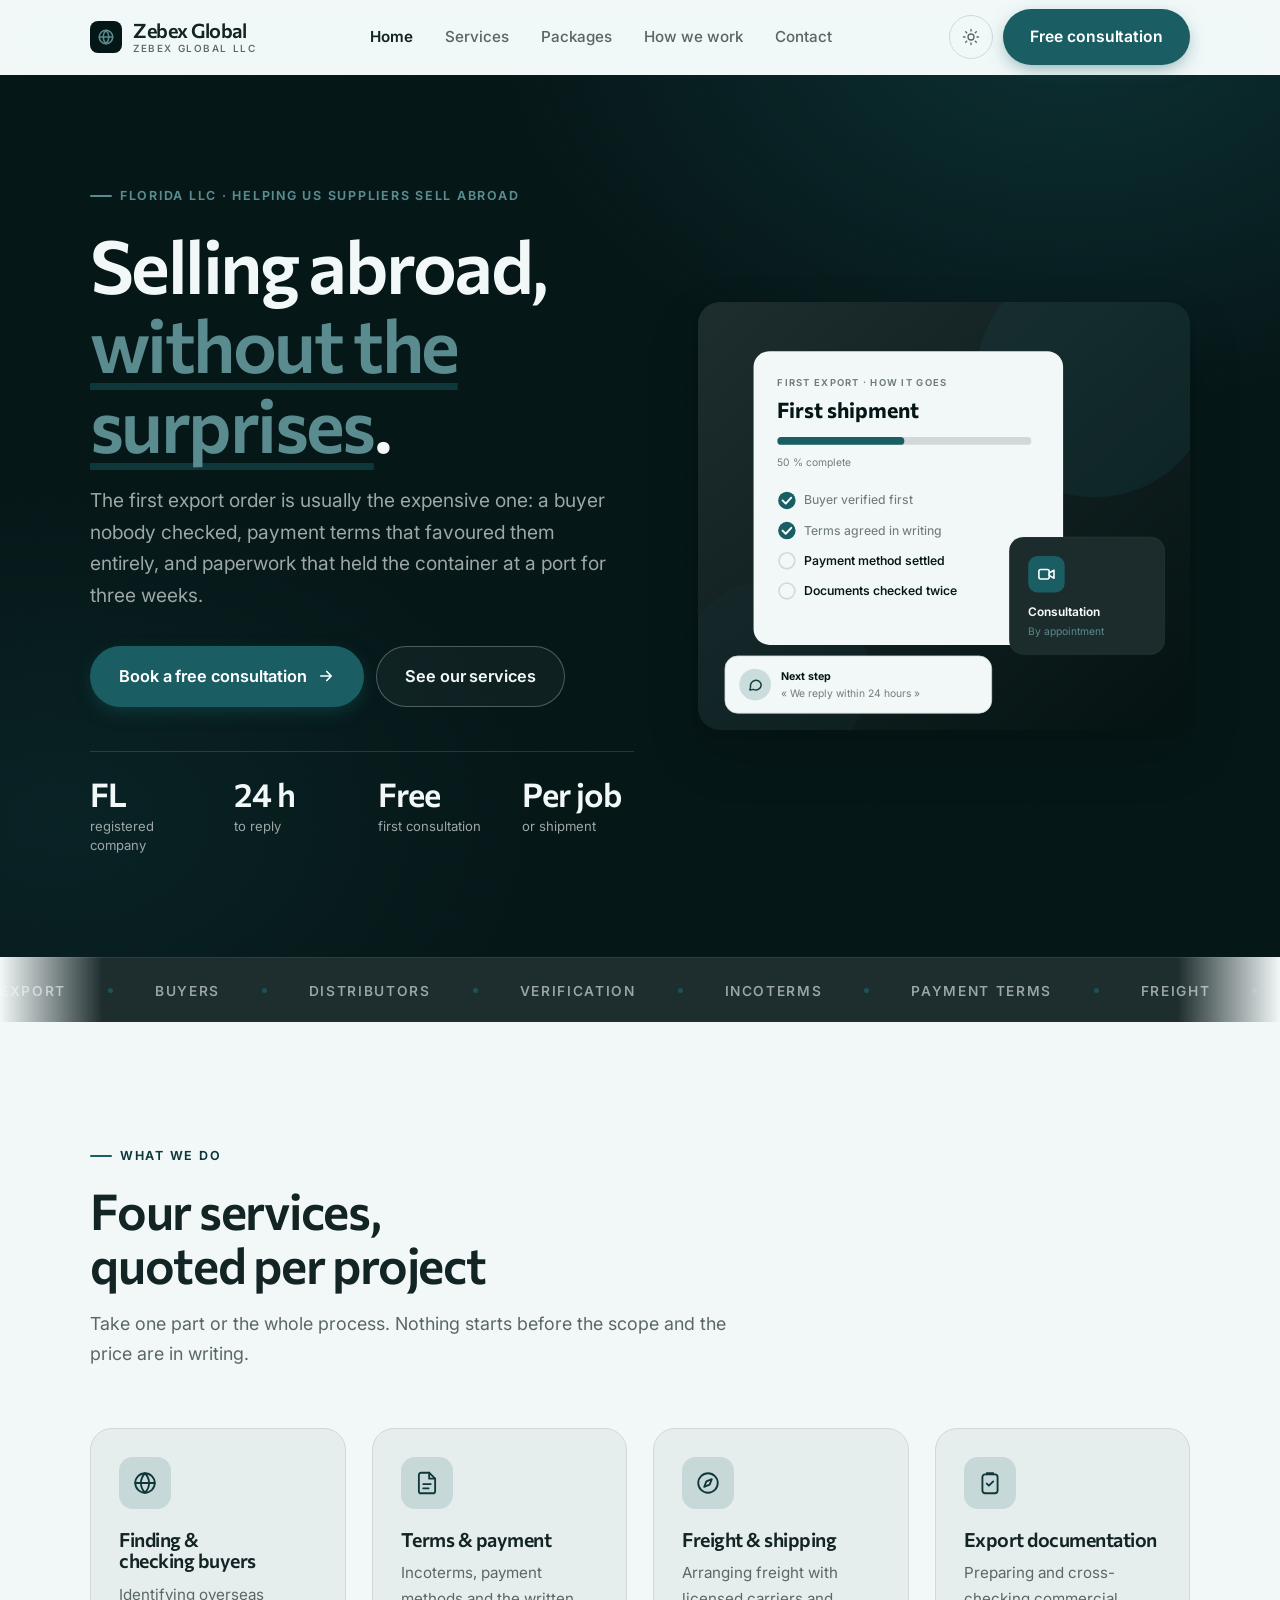
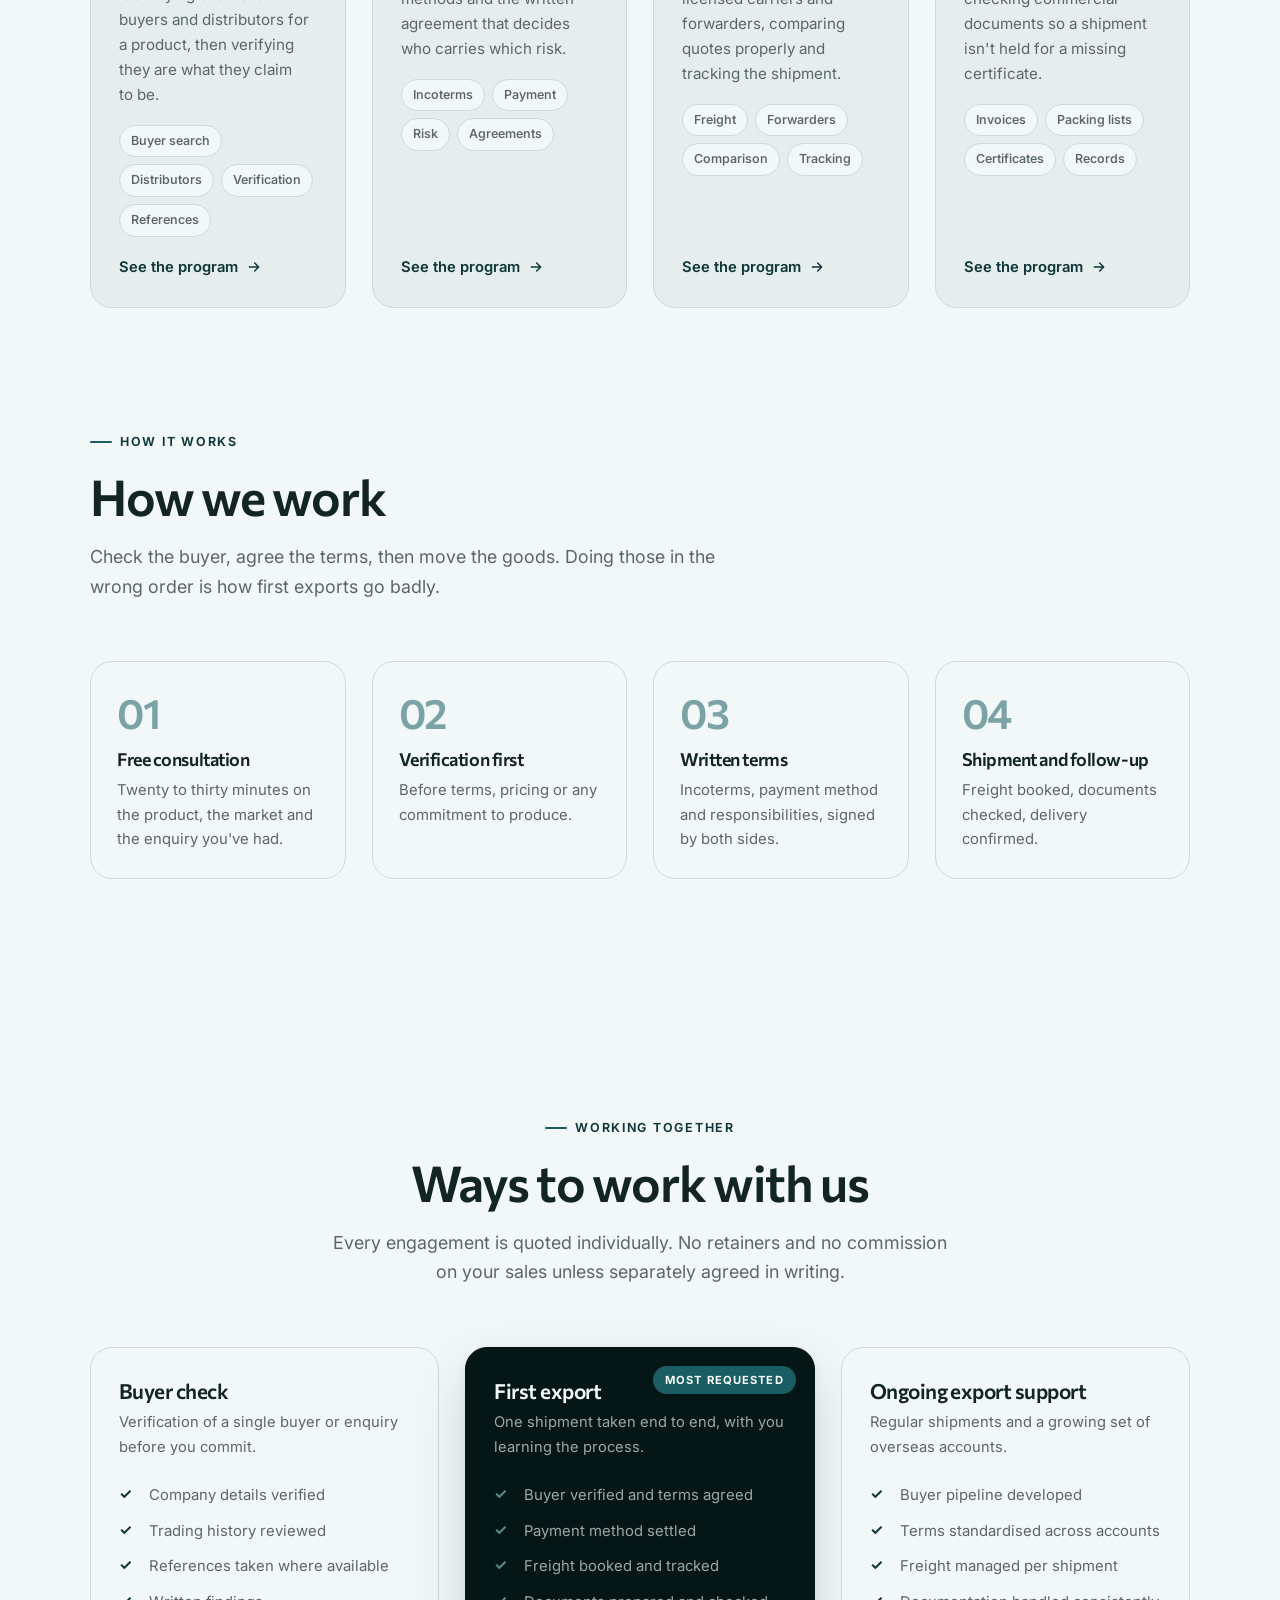
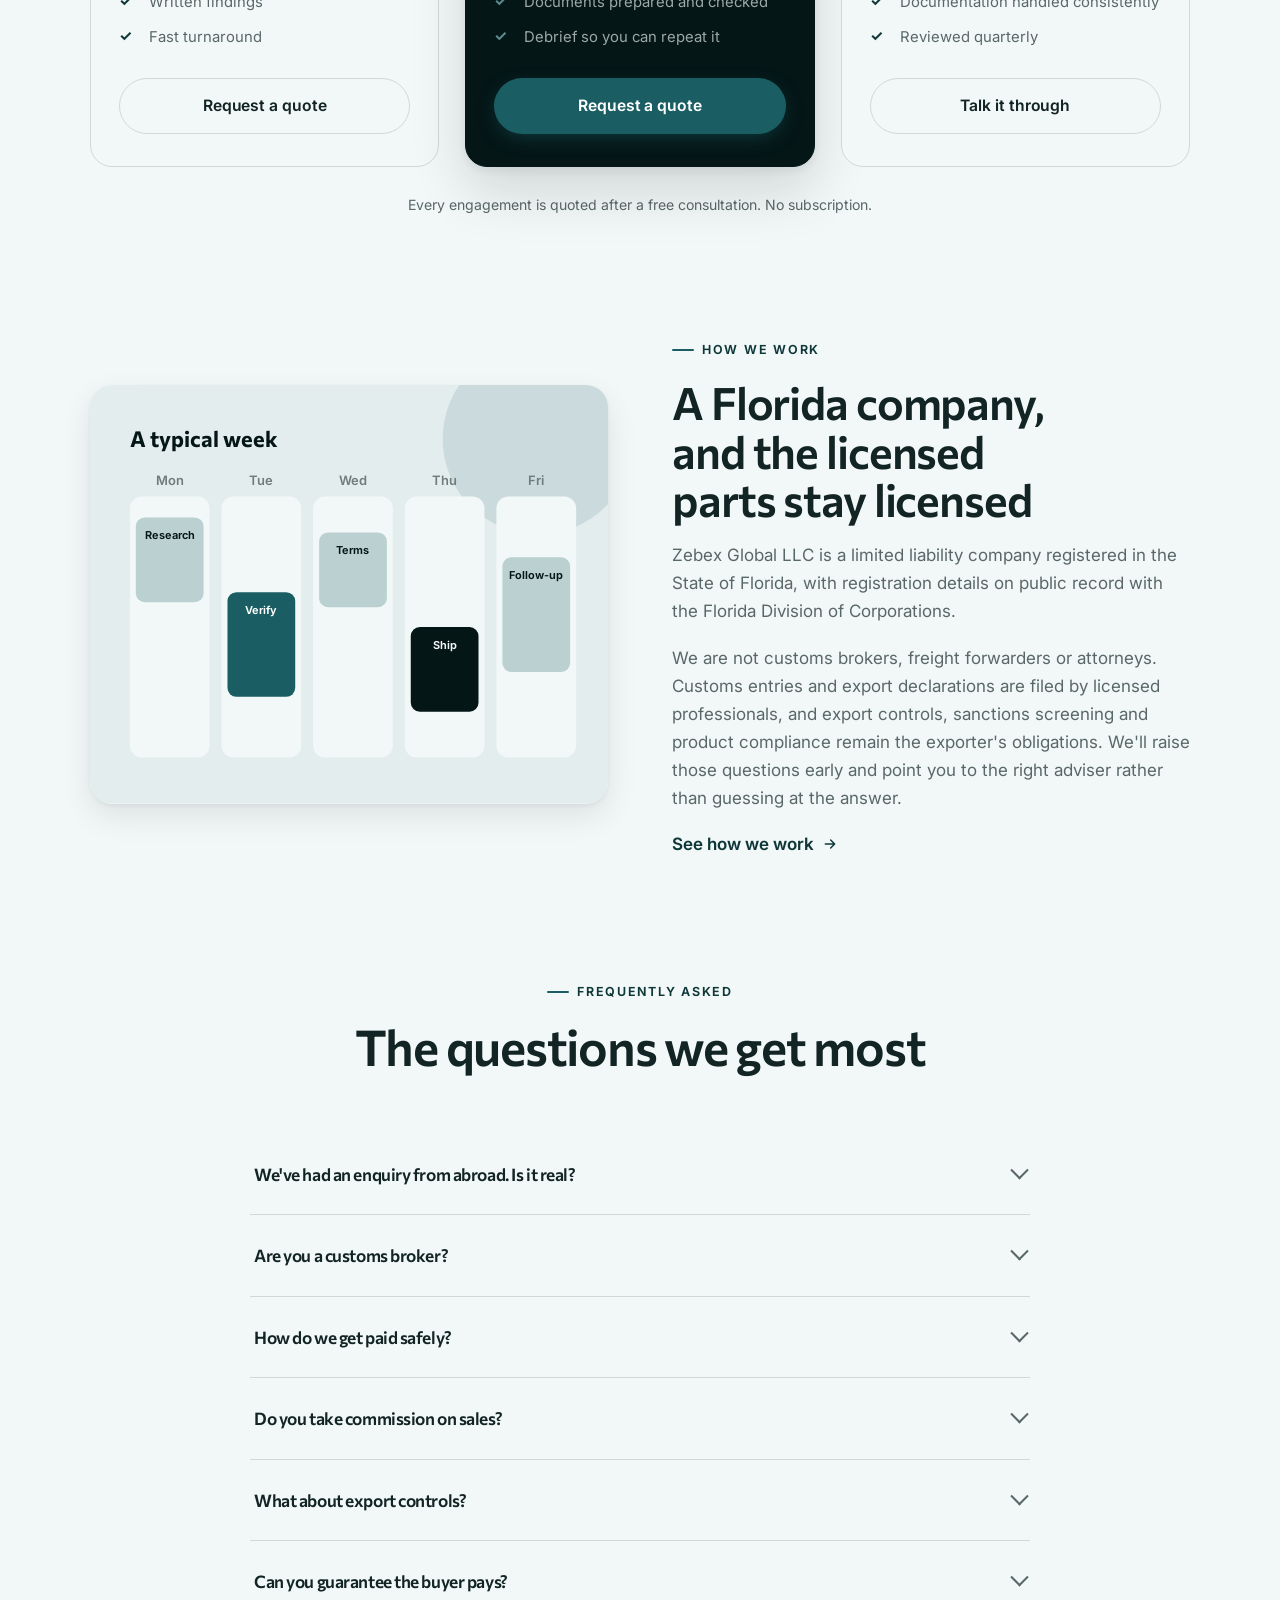
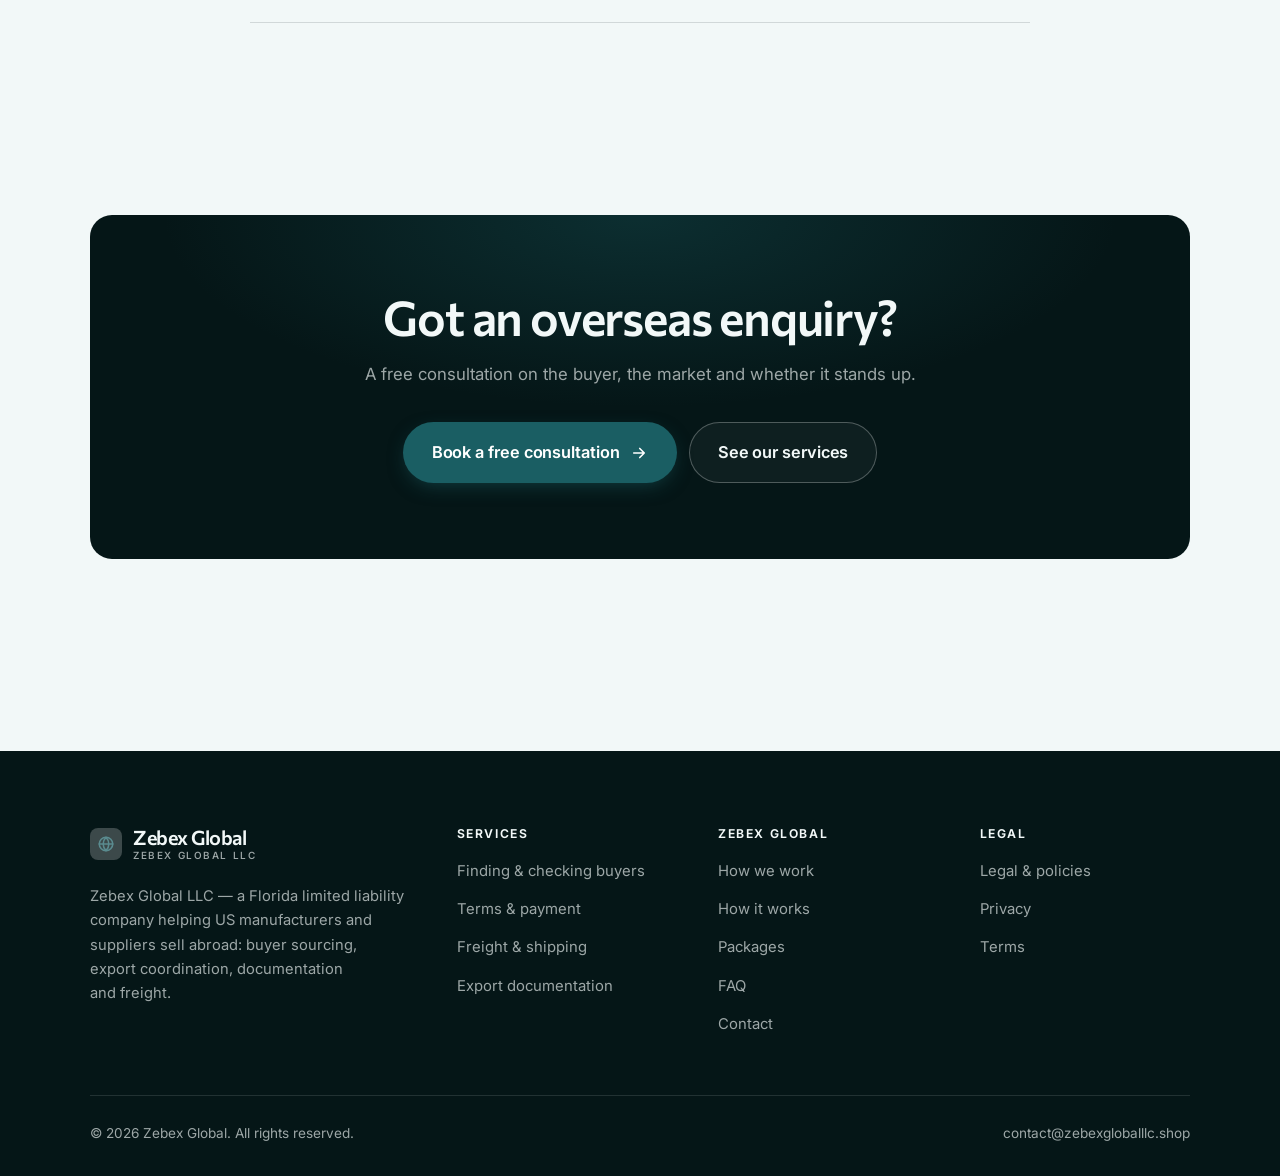
<file: index.html>
<!DOCTYPE html>
<html lang="en" class="no-js">
<head>
<meta charset="utf-8">
<meta name="viewport" content="width=device-width, initial-scale=1">
<title>Zebex Global LLC — export support for US suppliers</title>
<meta name="description" content="Zebex Global LLC, a Florida company helping US manufacturers and suppliers export: finding and checking overseas buyers, coordinating shipments, documentation and freight.">
<link rel="canonical" href="https://zebexgloballlc.shop/">

<meta property="og:type" content="website">
<meta property="og:url" content="https://zebexgloballlc.shop/">
<meta property="og:site_name" content="Zebex Global">
<meta property="og:locale" content="en_US">
<meta property="og:title" content="Zebex Global LLC — export support for US suppliers">
<meta property="og:description" content="Zebex Global LLC, a Florida company helping US manufacturers and suppliers export: finding and checking overseas buyers, coordinating shipments, documentation and freight.">
<meta name="theme-color" content="#051617">

<link rel="icon" href="assets/img/favicon.svg" type="image/svg+xml">
<link rel="preconnect" href="https://fonts.googleapis.com">
<link rel="preconnect" href="https://fonts.gstatic.com" crossorigin>
<link rel="stylesheet" href="https://fonts.googleapis.com/css2?family=Commissioner:wght@400..700&family=Inter:wght@400..700&display=swap">
<link rel="stylesheet" href="assets/css/style.css">

<!-- Thème appliqué avant le premier rendu (évite le flash) -->
<script>
document.documentElement.classList.remove('no-js');
(function(){try{var t=localStorage.getItem('site-theme');if(t){document.documentElement.setAttribute('data-theme',t);}}catch(e){}})();
</script>
<script type="application/ld+json">
{
  "@context": "https://schema.org",
  "@type": "Organization",
  "name": "Zebex Global",
  "url": "https://zebexgloballlc.shop/",
  "email": "contact@zebexgloballlc.shop",
  "description": "Zebex Global LLC, a Florida company helping US manufacturers and suppliers export: finding and checking overseas buyers, coordinating shipments, documentation and freight.",
  "areaServed": "US",
  "knowsLanguage": "en"
}
</script>
</head>

<body>
<a class="skip-link" href="#main">Skip to main content</a>

<header class="site-header">
  <nav class="wrap nav" aria-label="Main navigation">
    <a class="brand" href="index.html">
      <svg class="brand__mark" viewBox="0 0 64 64" aria-hidden="true">
        <rect class="bm-bg" width="64" height="64" rx="16"/>
        <g class="bm-ic" transform="translate(14 14) scale(1.5)" fill="none" stroke-width="2.1" stroke-linecap="round" stroke-linejoin="round"><circle cx="12" cy="12" r="9"/><path d="M3 12h18M12 3c2.5 2.7 3.8 5.7 3.8 9s-1.3 6.3-3.8 9c-2.5-2.7-3.8-5.7-3.8-9S9.5 5.7 12 3z"/></g>
      </svg>
      <span>Zebex Global<span class="brand__sub">Zebex Global LLC</span></span>
    </a>

    <ul class="nav__links" id="nav-links">
      <li><a href="index.html" aria-current="page">Home</a></li>
      <li><a href="programs.html">Services</a></li>
      <li><a href="index.html#pricing">Packages</a></li>
      <li><a href="about.html">How we work</a></li>
      <li><a href="contact.html">Contact</a></li>
      <li><a class="btn btn--primary" href="contact.html">Free consultation</a></li>
    </ul>

    <div class="nav__cta">
      <button class="theme-toggle" type="button" aria-label="Switch to dark theme">
        <svg class="icon-sun" viewBox="0 0 24 24" fill="none" stroke="currentColor" stroke-width="1.8" stroke-linecap="round" aria-hidden="true"><circle cx="12" cy="12" r="4"/><path d="M12 2v2m0 16v2M2 12h2m16 0h2M4.9 4.9l1.4 1.4m11.4 11.4 1.4 1.4M19.1 4.9l-1.4 1.4M6.3 17.7l-1.4 1.4"/></svg>
        <svg class="icon-moon" viewBox="0 0 24 24" fill="none" stroke="currentColor" stroke-width="1.8" stroke-linecap="round" stroke-linejoin="round" aria-hidden="true"><path d="M21 12.8A9 9 0 1 1 11.2 3a7 7 0 0 0 9.8 9.8z"/></svg>
      </button>
      <a class="btn btn--primary" href="contact.html">Free consultation</a>
      <button class="nav__toggle" type="button" aria-expanded="false" aria-controls="nav-links" aria-label="Open menu">
        <svg class="icon-open" viewBox="0 0 24 24" fill="none" stroke="currentColor" stroke-width="2" stroke-linecap="round" aria-hidden="true"><path d="M3 6h18M3 12h18M3 18h18"/></svg>
        <svg class="icon-close" viewBox="0 0 24 24" fill="none" stroke="currentColor" stroke-width="2" stroke-linecap="round" aria-hidden="true"><path d="M6 6l12 12M18 6L6 18"/></svg>
      </button>
    </div>
  </nav>
</header>

<main id="main">

<section class="hero">
  <div class="wrap hero__inner">
    <div>
      <span class="eyebrow hero__eyebrow">Florida LLC · Helping US suppliers sell abroad</span>
      <h1>Selling abroad,<br> <em>without the surprises</em>.</h1>
      <p class="hero__lede">The first export order is usually the expensive one: a buyer nobody checked, payment terms that favoured them entirely, and paperwork that held the container at a port for three weeks.</p>

      <div class="hero__actions">
        <a class="btn btn--primary btn--lg" href="contact.html">Book a free consultation <svg viewBox="0 0 24 24" fill="none" stroke="currentColor" stroke-width="2.2" stroke-linecap="round" stroke-linejoin="round" aria-hidden="true"><path d="M5 12h14M13 6l6 6-6 6"/></svg></a>
        <a class="btn btn--on-dark btn--lg" href="programs.html">See our services</a>
      </div>

      <ul class="hero__proof">
        <li><span class="stat__num">FL</span><span class="stat__label">registered company</span></li>
        <li><span class="stat__num">24 h</span><span class="stat__label">to reply</span></li>
        <li><span class="stat__num">Free</span><span class="stat__label">first consultation</span></li>
        <li><span class="stat__num">Per job</span><span class="stat__label">or shipment</span></li>
      </ul>
    </div>

    <div class="hero__art">
      <svg viewBox="0 0 620 540" role="img" aria-label="How a first export engagement with Zebex Global works, from buyer verification to checked documents.">
        <defs>
          <linearGradient id="hbg" x1="0" y1="0" x2="1" y2="1">
            <stop offset="0" stop-color="#1e2d2e"/><stop offset="1" stop-color="#041212"/>
          </linearGradient>
        </defs>
        <rect width="620" height="540" rx="22" fill="url(#hbg)"/>
        <circle cx="500" cy="96" r="150" fill="#1a5e63" opacity=".16"/>
        <circle cx="96" cy="470" r="120" fill="#1a5e63" opacity=".08"/>

        <g style="font-family: var(--font-body)">
          <!-- Carte programme -->
          <rect x="70" y="62" width="390" height="370" rx="20" fill="#f2f8f8"/>
          <text x="100" y="106" font-size="12" font-weight="650" letter-spacing="1.6" fill="#707c7c">FIRST EXPORT · HOW IT GOES</text>
          <text x="100" y="146" font-size="27" font-weight="700" fill="#051617" style="font-family: var(--font-display)">First shipment</text>
          <rect x="100" y="170" width="320" height="10" rx="5" fill="#d1d8d9"/>
          <rect x="100" y="170" width="160" height="10" rx="5" fill="#1a5e63"/>
          <text x="100" y="206" font-size="13" fill="#707c7c">50 % complete</text>
          <circle cx="112" cy="250" r="11" fill="#1a5e63"/><path d="M106.5 250l4 4 7-7.5" fill="none" stroke="#ffffff" stroke-width="2.4" stroke-linecap="round" stroke-linejoin="round"/><text x="134" y="255" font-size="15.5" fill="#707c7c" font-weight="450">Buyer verified first</text>
          <circle cx="112" cy="288" r="11" fill="#1a5e63"/><path d="M106.5 288l4 4 7-7.5" fill="none" stroke="#ffffff" stroke-width="2.4" stroke-linecap="round" stroke-linejoin="round"/><text x="134" y="293" font-size="15.5" fill="#707c7c" font-weight="450">Terms agreed in writing</text>
          <circle cx="112" cy="326" r="10" fill="none" stroke="#d1d8d9" stroke-width="2"/><text x="134" y="331" font-size="15.5" fill="#051617" font-weight="560">Payment method settled</text>
          <circle cx="112" cy="364" r="10" fill="none" stroke="#d1d8d9" stroke-width="2"/><text x="134" y="369" font-size="15.5" fill="#051617" font-weight="560">Documents checked twice</text>

          <!-- Carte séance -->
          <rect x="392" y="296" width="196" height="148" rx="18" fill="#1c2b2c" stroke="#ffffff" stroke-opacity=".08"/>
          <rect x="416" y="320" width="46" height="46" rx="12" fill="#1a5e63"/>
          <g transform="translate(427 331)" fill="none" stroke="#ffffff" color="#ffffff" stroke-width="2" stroke-linecap="round" stroke-linejoin="round"><rect x="2.5" y="6" width="13" height="12" rx="2.5"/><path d="M15.5 10.5 21.5 7v10l-6-3.5z"/></g>
          <text x="416" y="396" font-size="15" font-weight="650" fill="#f2f8f8">Consultation</text>
          <text x="416" y="420" font-size="13" fill="#5a8b8f">By appointment</text>

          <!-- Retour du coach -->
          <rect x="34" y="446" width="336" height="72" rx="16" fill="#f2f8f8" stroke="#d1d8d9"/>
          <circle cx="72" cy="482" r="20" fill="#cbdcdd"/>
          <g transform="translate(62 472) scale(.84)" fill="none" stroke="#113d40" stroke-width="2.2" stroke-linecap="round" stroke-linejoin="round"><path d="M21 12a8 8 0 0 1-11.6 7.1L4 20l1-4.6A8 8 0 1 1 21 12z"/></g>
          <text x="104" y="476" font-size="13.5" font-weight="700" fill="#051617">Next step</text>
          <text x="104" y="498" font-size="13" fill="#707c7c">« We reply within 24 hours »</text>
        </g>
      </svg>
    </div>
  </div>
</section>

<div class="marquee" aria-hidden="true">
  <div class="marquee__track"><span>Export</span><span>Buyers</span><span>Distributors</span><span>Verification</span><span>Incoterms</span><span>Payment terms</span><span>Freight</span><span>Documentation</span><span>Markets</span><span>Follow-up</span><span>Export</span><span>Buyers</span><span>Distributors</span><span>Verification</span><span>Incoterms</span><span>Payment terms</span><span>Freight</span><span>Documentation</span><span>Markets</span><span>Follow-up</span></div>
</div>

<section class="section wrap" id="programs">
  <div class="section-head reveal">
    <span class="eyebrow">What we do</span>
    <h2>Four services, quoted per project</h2>
    <p>Take one part or the whole process. Nothing starts before the scope and the price are in writing.</p>
  </div>
  <div class="grid grid--4 reveal-group">
    <a class="card" href="programs.html#buyers">
      <div class="card__icon"><svg viewBox="0 0 24 24" fill="none" stroke="currentColor" stroke-width="1.7" stroke-linecap="round" stroke-linejoin="round" aria-hidden="true"><circle cx="12" cy="12" r="9"/><path d="M3 12h18M12 3c2.5 2.7 3.8 5.7 3.8 9s-1.3 6.3-3.8 9c-2.5-2.7-3.8-5.7-3.8-9S9.5 5.7 12 3z"/></svg></div>
      <h3>Finding &amp; checking buyers</h3>
      <p>Identifying overseas buyers and distributors for a product, then verifying they are what they claim to be.</p>
      <ul class="tags"><li>Buyer search</li><li>Distributors</li><li>Verification</li><li>References</li></ul>
      <span class="arrow-link">See the program <svg viewBox="0 0 24 24" fill="none" stroke="currentColor" stroke-width="2.2" stroke-linecap="round" stroke-linejoin="round" aria-hidden="true"><path d="M5 12h14M13 6l6 6-6 6"/></svg></span>
    </a>
    <a class="card" href="programs.html#terms">
      <div class="card__icon"><svg viewBox="0 0 24 24" fill="none" stroke="currentColor" stroke-width="1.7" stroke-linecap="round" stroke-linejoin="round" aria-hidden="true"><path d="M14 2.5H6.5A2 2 0 0 0 4.5 4.5v15a2 2 0 0 0 2 2h11a2 2 0 0 0 2-2V8z"/><path d="M14 2.5V8h5.5M8.5 13h7M8.5 17h5"/></svg></div>
      <h3>Terms &amp; payment</h3>
      <p>Incoterms, payment methods and the written agreement that decides who carries which risk.</p>
      <ul class="tags"><li>Incoterms</li><li>Payment</li><li>Risk</li><li>Agreements</li></ul>
      <span class="arrow-link">See the program <svg viewBox="0 0 24 24" fill="none" stroke="currentColor" stroke-width="2.2" stroke-linecap="round" stroke-linejoin="round" aria-hidden="true"><path d="M5 12h14M13 6l6 6-6 6"/></svg></span>
    </a>
    <a class="card" href="programs.html#freight">
      <div class="card__icon"><svg viewBox="0 0 24 24" fill="none" stroke="currentColor" stroke-width="1.7" stroke-linecap="round" stroke-linejoin="round" aria-hidden="true"><circle cx="12" cy="12" r="9"/><path d="M15.5 8.5 13.5 13.5 8.5 15.5 10.5 10.5z"/></svg></div>
      <h3>Freight &amp; shipping</h3>
      <p>Arranging freight with licensed carriers and forwarders, comparing quotes properly and tracking the shipment.</p>
      <ul class="tags"><li>Freight</li><li>Forwarders</li><li>Comparison</li><li>Tracking</li></ul>
      <span class="arrow-link">See the program <svg viewBox="0 0 24 24" fill="none" stroke="currentColor" stroke-width="2.2" stroke-linecap="round" stroke-linejoin="round" aria-hidden="true"><path d="M5 12h14M13 6l6 6-6 6"/></svg></span>
    </a>
    <a class="card" href="programs.html#documents">
      <div class="card__icon"><svg viewBox="0 0 24 24" fill="none" stroke="currentColor" stroke-width="1.7" stroke-linecap="round" stroke-linejoin="round" aria-hidden="true"><rect x="5" y="4" width="14" height="17.5" rx="2.5"/><path d="M9 4V3h6v1M9 12.5l2 2 4-4"/></svg></div>
      <h3>Export documentation</h3>
      <p>Preparing and cross-checking commercial documents so a shipment isn't held for a missing certificate.</p>
      <ul class="tags"><li>Invoices</li><li>Packing lists</li><li>Certificates</li><li>Records</li></ul>
      <span class="arrow-link">See the program <svg viewBox="0 0 24 24" fill="none" stroke="currentColor" stroke-width="2.2" stroke-linecap="round" stroke-linejoin="round" aria-hidden="true"><path d="M5 12h14M13 6l6 6-6 6"/></svg></span>
    </a>
  </div>
</section>

<section class="section section--flush wrap" id="how-it-works">
  <div class="section-head reveal">
    <span class="eyebrow">How it works</span>
    <h2>How we work</h2>
    <p>Check the buyer, agree the terms, then move the goods. Doing those in the wrong order is how first exports go badly.</p>
  </div>
  <div class="grid grid--4 steps reveal-group">
    <article class="step">
      <h3>Free consultation</h3>
      <p>Twenty to thirty minutes on the product, the market and the enquiry you've had.</p>
    </article>
    <article class="step">
      <h3>Verification first</h3>
      <p>Before terms, pricing or any commitment to produce.</p>
    </article>
    <article class="step">
      <h3>Written terms</h3>
      <p>Incoterms, payment method and responsibilities, signed by both sides.</p>
    </article>
    <article class="step">
      <h3>Shipment and follow-up</h3>
      <p>Freight booked, documents checked, delivery confirmed.</p>
    </article>
  </div>
</section>

<section class="section wrap" id="pricing">
  <div class="section-head section-head--center reveal">
    <span class="eyebrow">Working together</span>
    <h2>Ways to work with us</h2>
    <p>Every engagement is quoted individually. No retainers and no commission on your sales unless separately agreed in writing.</p>
  </div>
  <div class="grid grid--3 plans reveal-group">
    <article class="plan">
      
      <h3>Buyer check</h3>
      <p class="plan__desc">Verification of a single buyer or enquiry before you commit.</p>
      
      <ul class="plan__features">
        <li>Company details verified</li>
        <li>Trading history reviewed</li>
        <li>References taken where available</li>
        <li>Written findings</li>
        <li>Fast turnaround</li>
      </ul>
      <a class="btn btn--ghost btn--block" href="contact.html">Request a quote</a>
    </article>
    <article class="plan plan--featured">
      <span class="plan__tag">Most requested</span>
      <h3>First export</h3>
      <p class="plan__desc">One shipment taken end to end, with you learning the process.</p>
      
      <ul class="plan__features">
        <li>Buyer verified and terms agreed</li>
        <li>Payment method settled</li>
        <li>Freight booked and tracked</li>
        <li>Documents prepared and checked</li>
        <li>Debrief so you can repeat it</li>
      </ul>
      <a class="btn btn--primary btn--block" href="contact.html">Request a quote</a>
    </article>
    <article class="plan">
      
      <h3>Ongoing export support</h3>
      <p class="plan__desc">Regular shipments and a growing set of overseas accounts.</p>
      
      <ul class="plan__features">
        <li>Buyer pipeline developed</li>
        <li>Terms standardised across accounts</li>
        <li>Freight managed per shipment</li>
        <li>Documentation handled consistently</li>
        <li>Reviewed quarterly</li>
      </ul>
      <a class="btn btn--ghost btn--block" href="contact.html">Talk it through</a>
    </article>
  </div>
  <p class="plans-note">Every engagement is quoted after a free consultation. No subscription.</p>
</section>

<section class="section section--flush wrap">
  <div class="split reveal">
    <div class="split__art">
      <svg viewBox="0 0 520 420" role="img" aria-label="Example of a typical week: Research, Verify, Terms, Ship, Follow-up.">
        <rect width="520" height="420" rx="20" fill="#e3edee"/>
        <circle cx="450" cy="54" r="96" fill="#1a5e63" opacity=".12"/>
        <g style="font-family: var(--font-body)">
        <text x="40" y="62" font-size="22" font-weight="700" fill="#051617" style="font-family: var(--font-display)">A typical week</text>
        <text x="80" y="100" text-anchor="middle" font-size="13" font-weight="600" fill="#707c7c">Mon</text>
        <rect x="40" y="112" width="80" height="262" rx="12" fill="#f2f8f8"/>
        <rect x="46" y="133" width="68" height="85" rx="9" fill="#bad0d1"/>
        <text x="80" y="155" text-anchor="middle" font-size="11" font-weight="650" fill="#051617">Research</text>
        <text x="172" y="100" text-anchor="middle" font-size="13" font-weight="600" fill="#707c7c">Tue</text>
        <rect x="132" y="112" width="80" height="262" rx="12" fill="#f2f8f8"/>
        <rect x="138" y="208" width="68" height="105" rx="9" fill="#1a5e63"/>
        <text x="172" y="230" text-anchor="middle" font-size="11" font-weight="650" fill="#ffffff">Verify</text>
        <text x="264" y="100" text-anchor="middle" font-size="13" font-weight="600" fill="#707c7c">Wed</text>
        <rect x="224" y="112" width="80" height="262" rx="12" fill="#f2f8f8"/>
        <rect x="230" y="148" width="68" height="75" rx="9" fill="#bad0d1"/>
        <text x="264" y="170" text-anchor="middle" font-size="11" font-weight="650" fill="#051617">Terms</text>
        <text x="356" y="100" text-anchor="middle" font-size="13" font-weight="600" fill="#707c7c">Thu</text>
        <rect x="316" y="112" width="80" height="262" rx="12" fill="#f2f8f8"/>
        <rect x="322" y="243" width="68" height="85" rx="9" fill="#051617"/>
        <text x="356" y="265" text-anchor="middle" font-size="11" font-weight="650" fill="#f2f8f8">Ship</text>
        <text x="448" y="100" text-anchor="middle" font-size="13" font-weight="600" fill="#707c7c">Fri</text>
        <rect x="408" y="112" width="80" height="262" rx="12" fill="#f2f8f8"/>
        <rect x="414" y="173" width="68" height="115" rx="9" fill="#bad0d1"/>
        <text x="448" y="195" text-anchor="middle" font-size="11" font-weight="650" fill="#051617">Follow-up</text>
        </g>
      </svg>
    </div>
    <div>
      <span class="eyebrow">How we work</span>
      <h2>A Florida company, and the licensed parts stay licensed</h2>
      <p>Zebex Global LLC is a limited liability company registered in the State of Florida, with registration details on public record with the Florida Division of Corporations.</p>
      <p>We are not customs brokers, freight forwarders or attorneys. Customs entries and export declarations are filed by licensed professionals, and export controls, sanctions screening and product compliance remain the exporter's obligations. We'll raise those questions early and point you to the right adviser rather than guessing at the answer.</p>
      <p><a class="arrow-link" href="about.html">See how we work <svg viewBox="0 0 24 24" fill="none" stroke="currentColor" stroke-width="2.2" stroke-linecap="round" stroke-linejoin="round" aria-hidden="true"><path d="M5 12h14M13 6l6 6-6 6"/></svg></a></p>
    </div>
  </div>
</section>

<section class="section section--flush wrap" id="faq">
  <div class="section-head section-head--center reveal">
    <span class="eyebrow">Frequently asked</span>
    <h2>The questions we get most</h2>
  </div>
  <div class="faq reveal">
    <details>
      <summary>We've had an enquiry from abroad. Is it real?</summary>
      <p>Often not, or not on the terms offered. Verification is the first thing we do and the cheapest step in the whole process.</p>
    </details>
    <details>
      <summary>Are you a customs broker?</summary>
      <p>No. We prepare and check documentation and work with your licensed broker. Filings are theirs.</p>
    </details>
    <details>
      <summary>How do we get paid safely?</summary>
      <p>It depends on the buyer, the market and the order size. We'll work through the options with you — the right answer for a first order is rarely open credit.</p>
    </details>
    <details>
      <summary>Do you take commission on sales?</summary>
      <p>Only if that's separately agreed in writing. The default is a quoted fee for the work, so our advice isn't bent toward closing a deal.</p>
    </details>
    <details>
      <summary>What about export controls?</summary>
      <p>Those obligations sit with the exporter. We'll flag when a product or destination needs specialist screening and point you to the right professional.</p>
    </details>
    <details>
      <summary>Can you guarantee the buyer pays?</summary>
      <p>No. We can verify who they are and structure terms that reduce the risk, which is what can honestly be offered.</p>
    </details>
  </div>
</section>

<section class="wrap section--tight">
  <div class="cta-band reveal">
    <h2>Got an overseas enquiry?</h2>
    <p>A free consultation on the buyer, the market and whether it stands up.</p>
    <div class="hero__actions">
      <a class="btn btn--primary btn--lg" href="contact.html">Book a free consultation <svg viewBox="0 0 24 24" fill="none" stroke="currentColor" stroke-width="2.2" stroke-linecap="round" stroke-linejoin="round" aria-hidden="true"><path d="M5 12h14M13 6l6 6-6 6"/></svg></a>
      <a class="btn btn--on-dark btn--lg" href="programs.html">See our services</a>
    </div>
  </div>
</section>

</main>

<footer class="site-footer">
  <div class="wrap">
    <div class="footer__grid">
      <div class="footer__brand">
        <a class="brand" href="index.html">
          <svg class="brand__mark" viewBox="0 0 64 64" aria-hidden="true">
        <rect class="bm-bg" width="64" height="64" rx="16"/>
        <g class="bm-ic" transform="translate(14 14) scale(1.5)" fill="none" stroke-width="2.1" stroke-linecap="round" stroke-linejoin="round"><circle cx="12" cy="12" r="9"/><path d="M3 12h18M12 3c2.5 2.7 3.8 5.7 3.8 9s-1.3 6.3-3.8 9c-2.5-2.7-3.8-5.7-3.8-9S9.5 5.7 12 3z"/></g>
      </svg>
          <span>Zebex Global<span class="brand__sub">Zebex Global LLC</span></span>
        </a>
        <p>Zebex Global LLC — a Florida limited liability company helping US manufacturers and suppliers sell abroad: buyer sourcing, export coordination, documentation and freight.</p>
      </div>

      <div class="footer__col">
        <h4>Services</h4>
        <ul>
          <li><a href="programs.html#buyers">Finding &amp; checking buyers</a></li>
          <li><a href="programs.html#terms">Terms &amp; payment</a></li>
          <li><a href="programs.html#freight">Freight &amp; shipping</a></li>
          <li><a href="programs.html#documents">Export documentation</a></li>
        </ul>
      </div>

      <div class="footer__col">
        <h4>Zebex Global</h4>
        <ul>
          <li><a href="about.html">How we work</a></li>
          <li><a href="index.html#how-it-works">How it works</a></li>
          <li><a href="index.html#pricing">Packages</a></li>
          <li><a href="index.html#faq">FAQ</a></li>
          <li><a href="contact.html">Contact</a></li>
        </ul>
      </div>

      <div class="footer__col">
        <h4>Legal</h4>
        <ul>
          <li><a href="legal.html">Legal &amp; policies</a></li>
          <li><a href="legal.html#privacy">Privacy</a></li>
          <li><a href="legal.html#terms">Terms</a></li>
        </ul>
      </div>
    </div>

    <div class="footer__bottom">
      <p>© <span data-year>2026</span> Zebex Global. All rights reserved.</p>
      <p><a href="mailto:contact@zebexgloballlc.shop">contact@zebexgloballlc.shop</a></p>
    </div>
  </div>
</footer>

<script src="assets/js/main.js" defer></script>
</body>
</html>
</file>
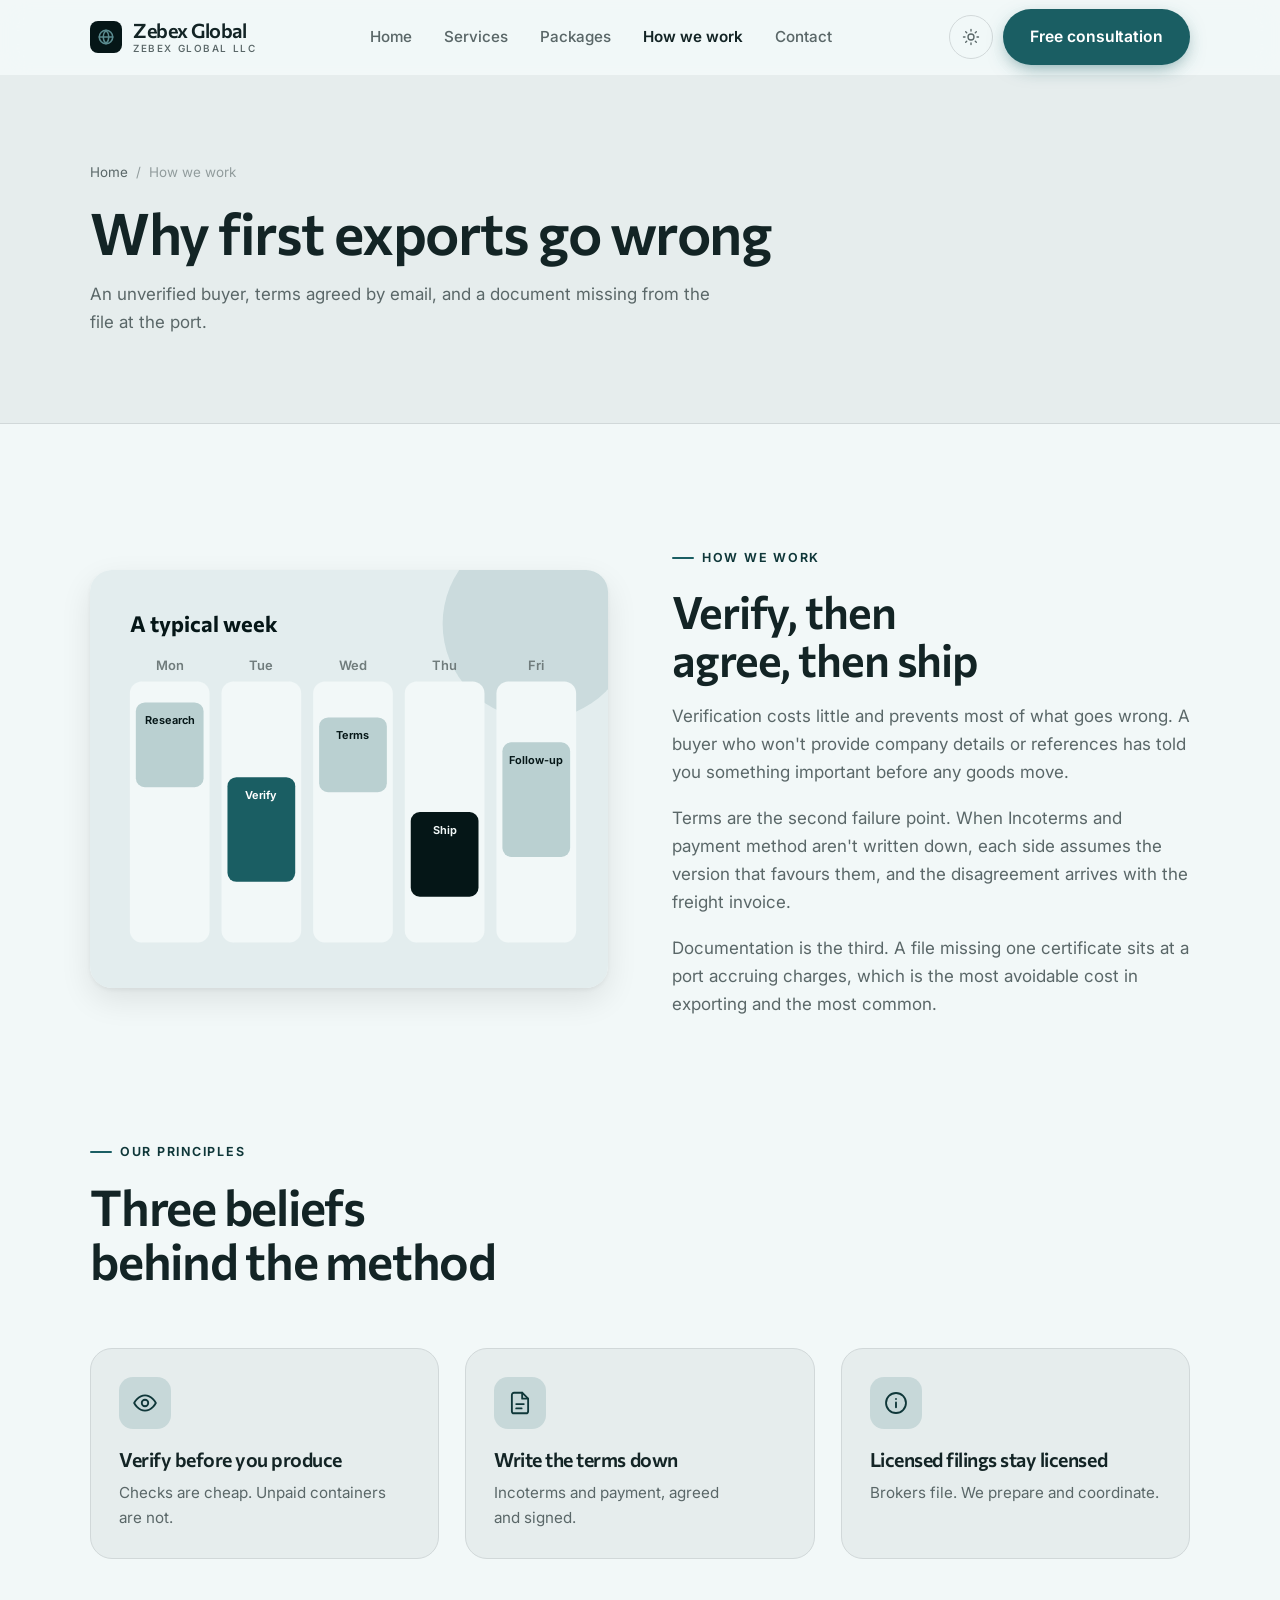
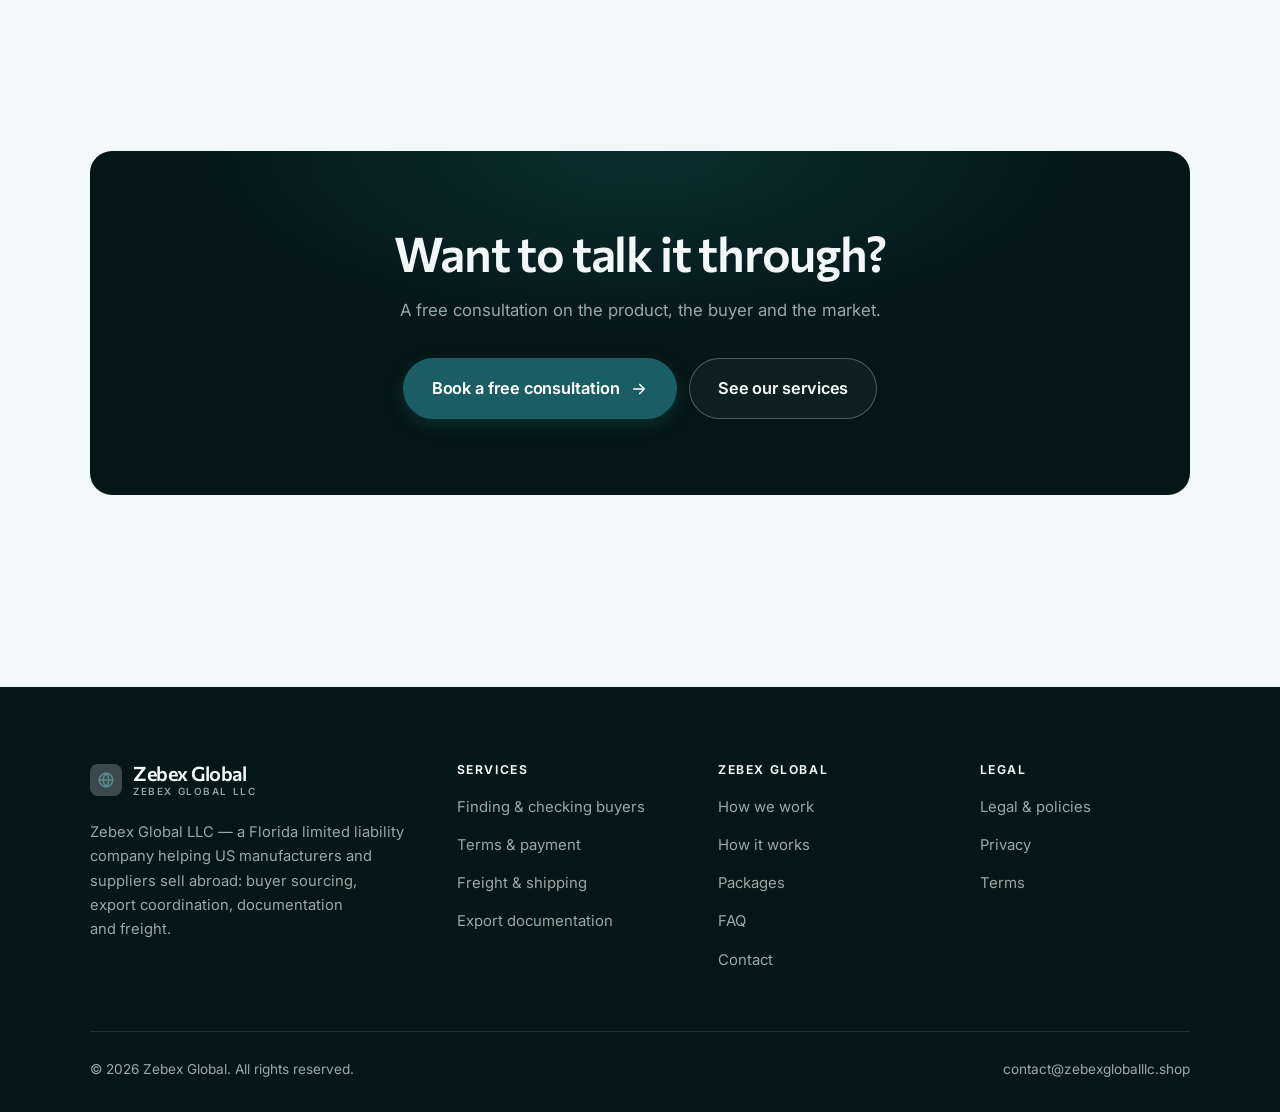
<file: about.html>
<!DOCTYPE html>
<html lang="en" class="no-js">
<head>
<meta charset="utf-8">
<meta name="viewport" content="width=device-width, initial-scale=1">
<title>How we work — Zebex Global</title>
<meta name="description" content="About Zebex Global LLC, a Florida limited liability company supporting US exporters.">
<link rel="canonical" href="https://zebexgloballlc.shop/about.html">

<meta property="og:type" content="website">
<meta property="og:url" content="https://zebexgloballlc.shop/about.html">
<meta property="og:site_name" content="Zebex Global">
<meta property="og:locale" content="en_US">
<meta property="og:title" content="How we work — Zebex Global">
<meta property="og:description" content="About Zebex Global LLC, a Florida limited liability company supporting US exporters.">
<meta name="theme-color" content="#051617">

<link rel="icon" href="assets/img/favicon.svg" type="image/svg+xml">
<link rel="preconnect" href="https://fonts.googleapis.com">
<link rel="preconnect" href="https://fonts.gstatic.com" crossorigin>
<link rel="stylesheet" href="https://fonts.googleapis.com/css2?family=Commissioner:wght@400..700&family=Inter:wght@400..700&display=swap">
<link rel="stylesheet" href="assets/css/style.css">

<!-- Thème appliqué avant le premier rendu (évite le flash) -->
<script>
document.documentElement.classList.remove('no-js');
(function(){try{var t=localStorage.getItem('site-theme');if(t){document.documentElement.setAttribute('data-theme',t);}}catch(e){}})();
</script>
</head>

<body>
<a class="skip-link" href="#main">Skip to main content</a>

<header class="site-header">
  <nav class="wrap nav" aria-label="Main navigation">
    <a class="brand" href="index.html">
      <svg class="brand__mark" viewBox="0 0 64 64" aria-hidden="true">
        <rect class="bm-bg" width="64" height="64" rx="16"/>
        <g class="bm-ic" transform="translate(14 14) scale(1.5)" fill="none" stroke-width="2.1" stroke-linecap="round" stroke-linejoin="round"><circle cx="12" cy="12" r="9"/><path d="M3 12h18M12 3c2.5 2.7 3.8 5.7 3.8 9s-1.3 6.3-3.8 9c-2.5-2.7-3.8-5.7-3.8-9S9.5 5.7 12 3z"/></g>
      </svg>
      <span>Zebex Global<span class="brand__sub">Zebex Global LLC</span></span>
    </a>

    <ul class="nav__links" id="nav-links">
      <li><a href="index.html">Home</a></li>
      <li><a href="programs.html">Services</a></li>
      <li><a href="index.html#pricing">Packages</a></li>
      <li><a href="about.html" aria-current="page">How we work</a></li>
      <li><a href="contact.html">Contact</a></li>
      <li><a class="btn btn--primary" href="contact.html">Free consultation</a></li>
    </ul>

    <div class="nav__cta">
      <button class="theme-toggle" type="button" aria-label="Switch to dark theme">
        <svg class="icon-sun" viewBox="0 0 24 24" fill="none" stroke="currentColor" stroke-width="1.8" stroke-linecap="round" aria-hidden="true"><circle cx="12" cy="12" r="4"/><path d="M12 2v2m0 16v2M2 12h2m16 0h2M4.9 4.9l1.4 1.4m11.4 11.4 1.4 1.4M19.1 4.9l-1.4 1.4M6.3 17.7l-1.4 1.4"/></svg>
        <svg class="icon-moon" viewBox="0 0 24 24" fill="none" stroke="currentColor" stroke-width="1.8" stroke-linecap="round" stroke-linejoin="round" aria-hidden="true"><path d="M21 12.8A9 9 0 1 1 11.2 3a7 7 0 0 0 9.8 9.8z"/></svg>
      </button>
      <a class="btn btn--primary" href="contact.html">Free consultation</a>
      <button class="nav__toggle" type="button" aria-expanded="false" aria-controls="nav-links" aria-label="Open menu">
        <svg class="icon-open" viewBox="0 0 24 24" fill="none" stroke="currentColor" stroke-width="2" stroke-linecap="round" aria-hidden="true"><path d="M3 6h18M3 12h18M3 18h18"/></svg>
        <svg class="icon-close" viewBox="0 0 24 24" fill="none" stroke="currentColor" stroke-width="2" stroke-linecap="round" aria-hidden="true"><path d="M6 6l12 12M18 6L6 18"/></svg>
      </button>
    </div>
  </nav>
</header>

<main id="main">

<section class="page-head">
  <div class="wrap">
    <nav class="breadcrumb" aria-label="Breadcrumb">
      <a href="index.html">Home</a><span>/</span><span aria-current="page">How we work</span>
    </nav>
    <h1>Why first exports go wrong</h1>
    <p>An unverified buyer, terms agreed by email, and a document missing from the file at the port.</p>
  </div>
</section>

<section class="section wrap">
  <div class="split reveal">
    <div class="split__art">
      <svg viewBox="0 0 520 420" role="img" aria-label="Example of a typical week: Research, Verify, Terms, Ship, Follow-up.">
        <rect width="520" height="420" rx="20" fill="#e3edee"/>
        <circle cx="450" cy="54" r="96" fill="#1a5e63" opacity=".12"/>
        <g style="font-family: var(--font-body)">
        <text x="40" y="62" font-size="22" font-weight="700" fill="#051617" style="font-family: var(--font-display)">A typical week</text>
        <text x="80" y="100" text-anchor="middle" font-size="13" font-weight="600" fill="#707c7c">Mon</text>
        <rect x="40" y="112" width="80" height="262" rx="12" fill="#f2f8f8"/>
        <rect x="46" y="133" width="68" height="85" rx="9" fill="#bad0d1"/>
        <text x="80" y="155" text-anchor="middle" font-size="11" font-weight="650" fill="#051617">Research</text>
        <text x="172" y="100" text-anchor="middle" font-size="13" font-weight="600" fill="#707c7c">Tue</text>
        <rect x="132" y="112" width="80" height="262" rx="12" fill="#f2f8f8"/>
        <rect x="138" y="208" width="68" height="105" rx="9" fill="#1a5e63"/>
        <text x="172" y="230" text-anchor="middle" font-size="11" font-weight="650" fill="#ffffff">Verify</text>
        <text x="264" y="100" text-anchor="middle" font-size="13" font-weight="600" fill="#707c7c">Wed</text>
        <rect x="224" y="112" width="80" height="262" rx="12" fill="#f2f8f8"/>
        <rect x="230" y="148" width="68" height="75" rx="9" fill="#bad0d1"/>
        <text x="264" y="170" text-anchor="middle" font-size="11" font-weight="650" fill="#051617">Terms</text>
        <text x="356" y="100" text-anchor="middle" font-size="13" font-weight="600" fill="#707c7c">Thu</text>
        <rect x="316" y="112" width="80" height="262" rx="12" fill="#f2f8f8"/>
        <rect x="322" y="243" width="68" height="85" rx="9" fill="#051617"/>
        <text x="356" y="265" text-anchor="middle" font-size="11" font-weight="650" fill="#f2f8f8">Ship</text>
        <text x="448" y="100" text-anchor="middle" font-size="13" font-weight="600" fill="#707c7c">Fri</text>
        <rect x="408" y="112" width="80" height="262" rx="12" fill="#f2f8f8"/>
        <rect x="414" y="173" width="68" height="115" rx="9" fill="#bad0d1"/>
        <text x="448" y="195" text-anchor="middle" font-size="11" font-weight="650" fill="#051617">Follow-up</text>
        </g>
      </svg>
    </div>
    <div>
      <span class="eyebrow">How we work</span>
      <h2>Verify, then agree, then ship</h2>
      <p>Verification costs little and prevents most of what goes wrong. A buyer who won't provide company details or references has told you something important before any goods move.</p>
      <p>Terms are the second failure point. When Incoterms and payment method aren't written down, each side assumes the version that favours them, and the disagreement arrives with the freight invoice.</p>
      <p>Documentation is the third. A file missing one certificate sits at a port accruing charges, which is the most avoidable cost in exporting and the most common.</p>
      <!--
        TO DO: add a short introduction of the coach (name, real background),
        with a photo if possible. Do not invent credentials — see README.md.
      -->
    </div>
  </div>
</section>

<section class="section section--flush wrap">
  <div class="section-head reveal">
    <span class="eyebrow">Our principles</span>
    <h2>Three beliefs behind the method</h2>
  </div>
  <div class="grid grid--3 reveal-group">
    <article class="card">
      <div class="card__icon"><svg viewBox="0 0 24 24" fill="none" stroke="currentColor" stroke-width="1.7" stroke-linecap="round" stroke-linejoin="round" aria-hidden="true"><path d="M2 12s3.6-7 10-7 10 7 10 7-3.6 7-10 7S2 12 2 12z"/><circle cx="12" cy="12" r="3"/></svg></div>
      <h3>Verify before you produce</h3>
      <p>Checks are cheap. Unpaid containers are not.</p>
    </article>
    <article class="card">
      <div class="card__icon"><svg viewBox="0 0 24 24" fill="none" stroke="currentColor" stroke-width="1.7" stroke-linecap="round" stroke-linejoin="round" aria-hidden="true"><path d="M14 2.5H6.5A2 2 0 0 0 4.5 4.5v15a2 2 0 0 0 2 2h11a2 2 0 0 0 2-2V8z"/><path d="M14 2.5V8h5.5M8.5 13h7M8.5 17h5"/></svg></div>
      <h3>Write the terms down</h3>
      <p>Incoterms and payment, agreed and signed.</p>
    </article>
    <article class="card">
      <div class="card__icon"><svg viewBox="0 0 24 24" fill="none" stroke="currentColor" stroke-width="1.7" stroke-linecap="round" stroke-linejoin="round" aria-hidden="true"><circle cx="12" cy="12" r="9.2"/><path d="M12 16v-4.5M12 8.2v.1"/></svg></div>
      <h3>Licensed filings stay licensed</h3>
      <p>Brokers file. We prepare and coordinate.</p>
    </article>
  </div>
</section>

<section class="wrap section--tight">
  <div class="cta-band reveal">
    <h2>Want to talk it through?</h2>
    <p>A free consultation on the product, the buyer and the market.</p>
    <div class="hero__actions">
      <a class="btn btn--primary btn--lg" href="contact.html">Book a free consultation <svg viewBox="0 0 24 24" fill="none" stroke="currentColor" stroke-width="2.2" stroke-linecap="round" stroke-linejoin="round" aria-hidden="true"><path d="M5 12h14M13 6l6 6-6 6"/></svg></a>
      <a class="btn btn--on-dark btn--lg" href="programs.html">See our services</a>
    </div>
  </div>
</section>

</main>

<footer class="site-footer">
  <div class="wrap">
    <div class="footer__grid">
      <div class="footer__brand">
        <a class="brand" href="index.html">
          <svg class="brand__mark" viewBox="0 0 64 64" aria-hidden="true">
        <rect class="bm-bg" width="64" height="64" rx="16"/>
        <g class="bm-ic" transform="translate(14 14) scale(1.5)" fill="none" stroke-width="2.1" stroke-linecap="round" stroke-linejoin="round"><circle cx="12" cy="12" r="9"/><path d="M3 12h18M12 3c2.5 2.7 3.8 5.7 3.8 9s-1.3 6.3-3.8 9c-2.5-2.7-3.8-5.7-3.8-9S9.5 5.7 12 3z"/></g>
      </svg>
          <span>Zebex Global<span class="brand__sub">Zebex Global LLC</span></span>
        </a>
        <p>Zebex Global LLC — a Florida limited liability company helping US manufacturers and suppliers sell abroad: buyer sourcing, export coordination, documentation and freight.</p>
      </div>

      <div class="footer__col">
        <h4>Services</h4>
        <ul>
          <li><a href="programs.html#buyers">Finding &amp; checking buyers</a></li>
          <li><a href="programs.html#terms">Terms &amp; payment</a></li>
          <li><a href="programs.html#freight">Freight &amp; shipping</a></li>
          <li><a href="programs.html#documents">Export documentation</a></li>
        </ul>
      </div>

      <div class="footer__col">
        <h4>Zebex Global</h4>
        <ul>
          <li><a href="about.html">How we work</a></li>
          <li><a href="index.html#how-it-works">How it works</a></li>
          <li><a href="index.html#pricing">Packages</a></li>
          <li><a href="index.html#faq">FAQ</a></li>
          <li><a href="contact.html">Contact</a></li>
        </ul>
      </div>

      <div class="footer__col">
        <h4>Legal</h4>
        <ul>
          <li><a href="legal.html">Legal &amp; policies</a></li>
          <li><a href="legal.html#privacy">Privacy</a></li>
          <li><a href="legal.html#terms">Terms</a></li>
        </ul>
      </div>
    </div>

    <div class="footer__bottom">
      <p>© <span data-year>2026</span> Zebex Global. All rights reserved.</p>
      <p><a href="mailto:contact@zebexgloballlc.shop">contact@zebexgloballlc.shop</a></p>
    </div>
  </div>
</footer>

<script src="assets/js/main.js" defer></script>
</body>
</html>
</file>
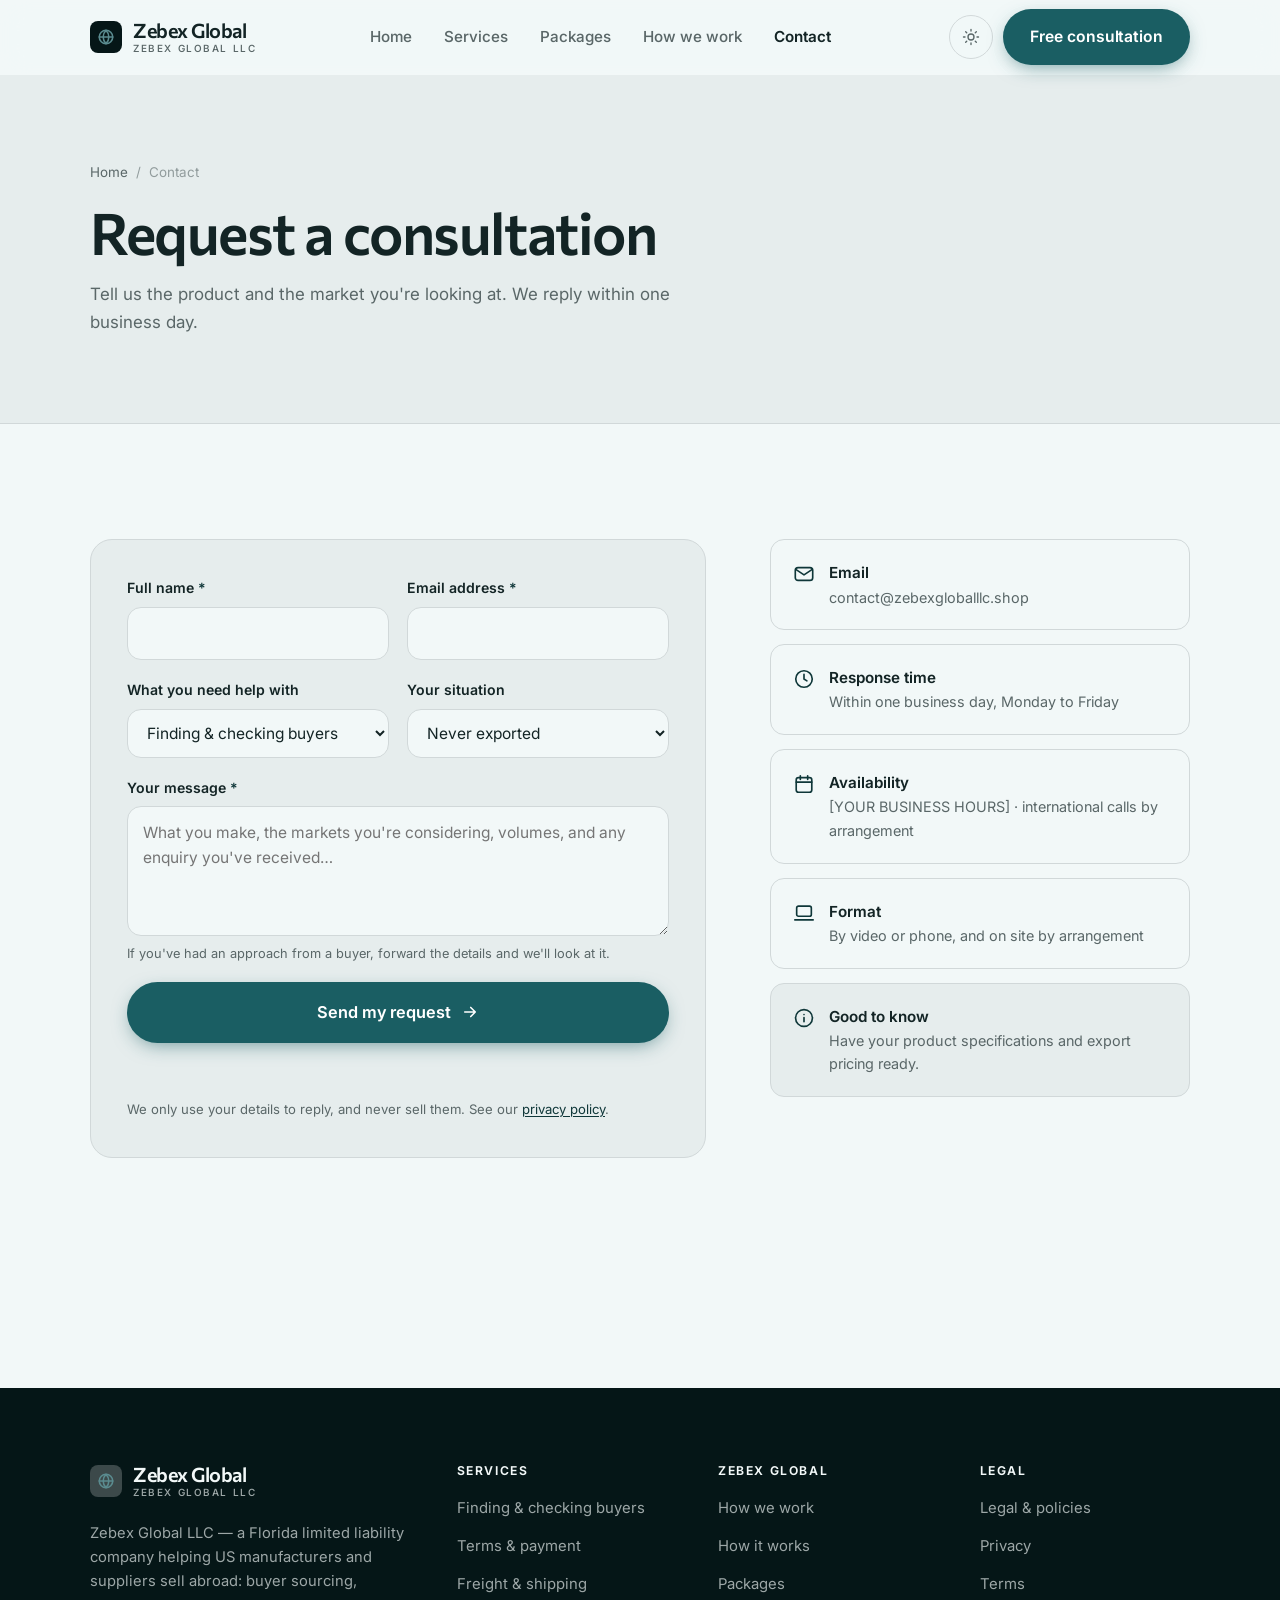
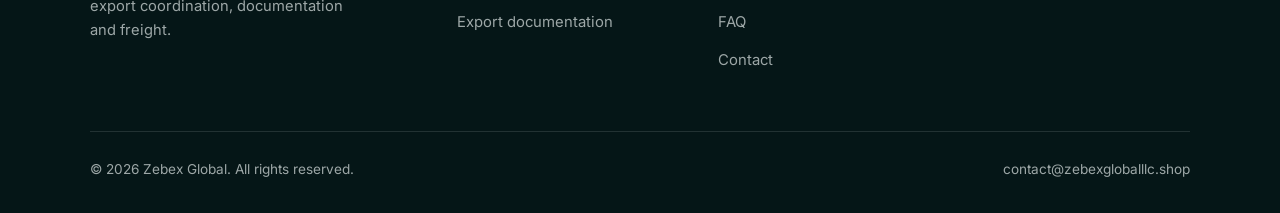
<file: contact.html>
<!DOCTYPE html>
<html lang="en" class="no-js">
<head>
<meta charset="utf-8">
<meta name="viewport" content="width=device-width, initial-scale=1">
<title>Contact — Zebex Global</title>
<meta name="description" content="Contact Zebex Global LLC. We reply within one business day.">
<link rel="canonical" href="https://zebexgloballlc.shop/contact.html">

<meta property="og:type" content="website">
<meta property="og:url" content="https://zebexgloballlc.shop/contact.html">
<meta property="og:site_name" content="Zebex Global">
<meta property="og:locale" content="en_US">
<meta property="og:title" content="Contact — Zebex Global">
<meta property="og:description" content="Contact Zebex Global LLC. We reply within one business day.">
<meta name="theme-color" content="#051617">

<link rel="icon" href="assets/img/favicon.svg" type="image/svg+xml">
<link rel="preconnect" href="https://fonts.googleapis.com">
<link rel="preconnect" href="https://fonts.gstatic.com" crossorigin>
<link rel="stylesheet" href="https://fonts.googleapis.com/css2?family=Commissioner:wght@400..700&family=Inter:wght@400..700&display=swap">
<link rel="stylesheet" href="assets/css/style.css">

<!-- Thème appliqué avant le premier rendu (évite le flash) -->
<script>
document.documentElement.classList.remove('no-js');
(function(){try{var t=localStorage.getItem('site-theme');if(t){document.documentElement.setAttribute('data-theme',t);}}catch(e){}})();
</script>
</head>

<body>
<a class="skip-link" href="#main">Skip to main content</a>

<header class="site-header">
  <nav class="wrap nav" aria-label="Main navigation">
    <a class="brand" href="index.html">
      <svg class="brand__mark" viewBox="0 0 64 64" aria-hidden="true">
        <rect class="bm-bg" width="64" height="64" rx="16"/>
        <g class="bm-ic" transform="translate(14 14) scale(1.5)" fill="none" stroke-width="2.1" stroke-linecap="round" stroke-linejoin="round"><circle cx="12" cy="12" r="9"/><path d="M3 12h18M12 3c2.5 2.7 3.8 5.7 3.8 9s-1.3 6.3-3.8 9c-2.5-2.7-3.8-5.7-3.8-9S9.5 5.7 12 3z"/></g>
      </svg>
      <span>Zebex Global<span class="brand__sub">Zebex Global LLC</span></span>
    </a>

    <ul class="nav__links" id="nav-links">
      <li><a href="index.html">Home</a></li>
      <li><a href="programs.html">Services</a></li>
      <li><a href="index.html#pricing">Packages</a></li>
      <li><a href="about.html">How we work</a></li>
      <li><a href="contact.html" aria-current="page">Contact</a></li>
      <li><a class="btn btn--primary" href="contact.html">Free consultation</a></li>
    </ul>

    <div class="nav__cta">
      <button class="theme-toggle" type="button" aria-label="Switch to dark theme">
        <svg class="icon-sun" viewBox="0 0 24 24" fill="none" stroke="currentColor" stroke-width="1.8" stroke-linecap="round" aria-hidden="true"><circle cx="12" cy="12" r="4"/><path d="M12 2v2m0 16v2M2 12h2m16 0h2M4.9 4.9l1.4 1.4m11.4 11.4 1.4 1.4M19.1 4.9l-1.4 1.4M6.3 17.7l-1.4 1.4"/></svg>
        <svg class="icon-moon" viewBox="0 0 24 24" fill="none" stroke="currentColor" stroke-width="1.8" stroke-linecap="round" stroke-linejoin="round" aria-hidden="true"><path d="M21 12.8A9 9 0 1 1 11.2 3a7 7 0 0 0 9.8 9.8z"/></svg>
      </button>
      <a class="btn btn--primary" href="contact.html">Free consultation</a>
      <button class="nav__toggle" type="button" aria-expanded="false" aria-controls="nav-links" aria-label="Open menu">
        <svg class="icon-open" viewBox="0 0 24 24" fill="none" stroke="currentColor" stroke-width="2" stroke-linecap="round" aria-hidden="true"><path d="M3 6h18M3 12h18M3 18h18"/></svg>
        <svg class="icon-close" viewBox="0 0 24 24" fill="none" stroke="currentColor" stroke-width="2" stroke-linecap="round" aria-hidden="true"><path d="M6 6l12 12M18 6L6 18"/></svg>
      </button>
    </div>
  </nav>
</header>

<main id="main">

<section class="page-head">
  <div class="wrap">
    <nav class="breadcrumb" aria-label="Breadcrumb">
      <a href="index.html">Home</a><span>/</span><span aria-current="page">Contact</span>
    </nav>
    <h1>Request a consultation</h1>
    <p>Tell us the product and the market you're looking at. We reply within one business day.</p>
  </div>
</section>

<section class="section wrap">
  <div class="form-layout">

    <!--
      FORM: the action attribute holds a placeholder id. Create a free form at
      https://formspree.io and replace VOTRE_ID_FORMSPREE. Until then, the button
      opens the visitor's email app with a pre-filled message to contact@zebexgloballlc.shop.
    -->
    <form class="form" id="contact-form" action="https://formspree.io/f/VOTRE_ID_FORMSPREE" method="POST"
          data-email="contact@zebexgloballlc.shop" data-subject="Consultation request"
          data-msg-mail="Your email app will open with the message ready to send." data-msg-sending="Sending…"
          data-msg-ok="Thanks! Your message is on its way. We reply within one business day." data-msg-err="Sending failed. Please email us directly at">
      <div class="form__row">
        <div class="field">
          <label for="nom">Full name <span class="req" aria-hidden="true">*</span></label>
          <input type="text" id="nom" name="nom" autocomplete="name" required>
        </div>
        <div class="field">
          <label for="email">Email address <span class="req" aria-hidden="true">*</span></label>
          <input type="email" id="email" name="email" autocomplete="email" required>
        </div>
      </div>

      <div class="form__row">
        <div class="field">
          <label for="programme">What you need help with</label>
          <select id="programme" name="programme">
            <option>Finding &amp; checking buyers</option>
            <option>Terms &amp; payment</option>
            <option>Freight &amp; shipping</option>
            <option>Export documentation</option>
            <option>Not sure yet</option>
          </select>
        </div>
        <div class="field">
          <label for="niveau">Your situation</label>
          <select id="niveau" name="niveau">
            <option>Never exported</option>
            <option>Had an enquiry from abroad</option>
            <option>Exporting already</option>
            <option>Looking for distributors</option>
          </select>
        </div>
      </div>

      <div class="field">
        <label for="message">Your message <span class="req" aria-hidden="true">*</span></label>
        <textarea id="message" name="message" required placeholder="What you make, the markets you're considering, volumes, and any enquiry you've received…"></textarea>
        <span class="field__hint">If you've had an approach from a buyer, forward the details and we'll look at it.</span>
      </div>

      <!-- Bot trap: hidden from humans -->
      <div class="visually-hidden" aria-hidden="true">
        <label for="site-web">Leave this field empty</label>
        <input type="text" id="site-web" name="_gotcha" tabindex="-1" autocomplete="off">
      </div>

      <button class="btn btn--primary btn--lg" type="submit">Send my request <svg viewBox="0 0 24 24" fill="none" stroke="currentColor" stroke-width="2.2" stroke-linecap="round" stroke-linejoin="round" aria-hidden="true"><path d="M5 12h14M13 6l6 6-6 6"/></svg></button>

      <p id="form-status" class="form__status" role="status" aria-live="polite"></p>

      <p class="form__note">
        We only use your details to reply, and never sell them. See our <a href="legal.html#privacy">privacy policy</a>.
      </p>
    </form>

    <aside class="contact-aside">
      <div class="contact-card">
        <svg viewBox="0 0 24 24" fill="none" stroke="currentColor" stroke-width="1.8" stroke-linecap="round" stroke-linejoin="round" aria-hidden="true"><rect x="2.5" y="5" width="19" height="14" rx="3"/><path d="M3 7l9 6 9-6"/></svg>
        <div><b>Email</b><a href="mailto:contact@zebexgloballlc.shop">contact@zebexgloballlc.shop</a></div>
      </div>
      <div class="contact-card">
        <svg viewBox="0 0 24 24" fill="none" stroke="currentColor" stroke-width="1.8" stroke-linecap="round" stroke-linejoin="round" aria-hidden="true"><circle cx="12" cy="12" r="9"/><path d="M12 7v5l3.2 2"/></svg>
        <div><b>Response time</b><span>Within one business day, Monday to Friday</span></div>
      </div>
      <div class="contact-card">
        <svg viewBox="0 0 24 24" fill="none" stroke="currentColor" stroke-width="1.8" stroke-linecap="round" stroke-linejoin="round" aria-hidden="true"><rect x="3.5" y="5" width="17" height="16" rx="2.5"/><path d="M8 3v4M16 3v4M3.5 10h17"/></svg>
        <div><b>Availability</b><span>[YOUR BUSINESS HOURS] · international calls by arrangement</span></div>
      </div>
      <div class="contact-card">
        <svg viewBox="0 0 24 24" fill="none" stroke="currentColor" stroke-width="1.8" stroke-linecap="round" stroke-linejoin="round" aria-hidden="true"><rect x="4" y="4.5" width="16" height="11" rx="2"/><path d="M2 19.5h20"/></svg>
        <div><b>Format</b><span>By video or phone, and on site by arrangement</span></div>
      </div>
      <div class="contact-card contact-card--soft">
        <svg viewBox="0 0 24 24" fill="none" stroke="currentColor" stroke-width="1.8" stroke-linecap="round" stroke-linejoin="round" aria-hidden="true"><circle cx="12" cy="12" r="9.2"/><path d="M12 16v-4.5M12 8.2v.1"/></svg>
        <div><b>Good to know</b><span>Have your product specifications and export pricing ready.</span></div>
      </div>
    </aside>

  </div>
</section>

</main>

<footer class="site-footer">
  <div class="wrap">
    <div class="footer__grid">
      <div class="footer__brand">
        <a class="brand" href="index.html">
          <svg class="brand__mark" viewBox="0 0 64 64" aria-hidden="true">
        <rect class="bm-bg" width="64" height="64" rx="16"/>
        <g class="bm-ic" transform="translate(14 14) scale(1.5)" fill="none" stroke-width="2.1" stroke-linecap="round" stroke-linejoin="round"><circle cx="12" cy="12" r="9"/><path d="M3 12h18M12 3c2.5 2.7 3.8 5.7 3.8 9s-1.3 6.3-3.8 9c-2.5-2.7-3.8-5.7-3.8-9S9.5 5.7 12 3z"/></g>
      </svg>
          <span>Zebex Global<span class="brand__sub">Zebex Global LLC</span></span>
        </a>
        <p>Zebex Global LLC — a Florida limited liability company helping US manufacturers and suppliers sell abroad: buyer sourcing, export coordination, documentation and freight.</p>
      </div>

      <div class="footer__col">
        <h4>Services</h4>
        <ul>
          <li><a href="programs.html#buyers">Finding &amp; checking buyers</a></li>
          <li><a href="programs.html#terms">Terms &amp; payment</a></li>
          <li><a href="programs.html#freight">Freight &amp; shipping</a></li>
          <li><a href="programs.html#documents">Export documentation</a></li>
        </ul>
      </div>

      <div class="footer__col">
        <h4>Zebex Global</h4>
        <ul>
          <li><a href="about.html">How we work</a></li>
          <li><a href="index.html#how-it-works">How it works</a></li>
          <li><a href="index.html#pricing">Packages</a></li>
          <li><a href="index.html#faq">FAQ</a></li>
          <li><a href="contact.html">Contact</a></li>
        </ul>
      </div>

      <div class="footer__col">
        <h4>Legal</h4>
        <ul>
          <li><a href="legal.html">Legal &amp; policies</a></li>
          <li><a href="legal.html#privacy">Privacy</a></li>
          <li><a href="legal.html#terms">Terms</a></li>
        </ul>
      </div>
    </div>

    <div class="footer__bottom">
      <p>© <span data-year>2026</span> Zebex Global. All rights reserved.</p>
      <p><a href="mailto:contact@zebexgloballlc.shop">contact@zebexgloballlc.shop</a></p>
    </div>
  </div>
</footer>

<script src="assets/js/main.js" defer></script>
</body>
</html>
</file>
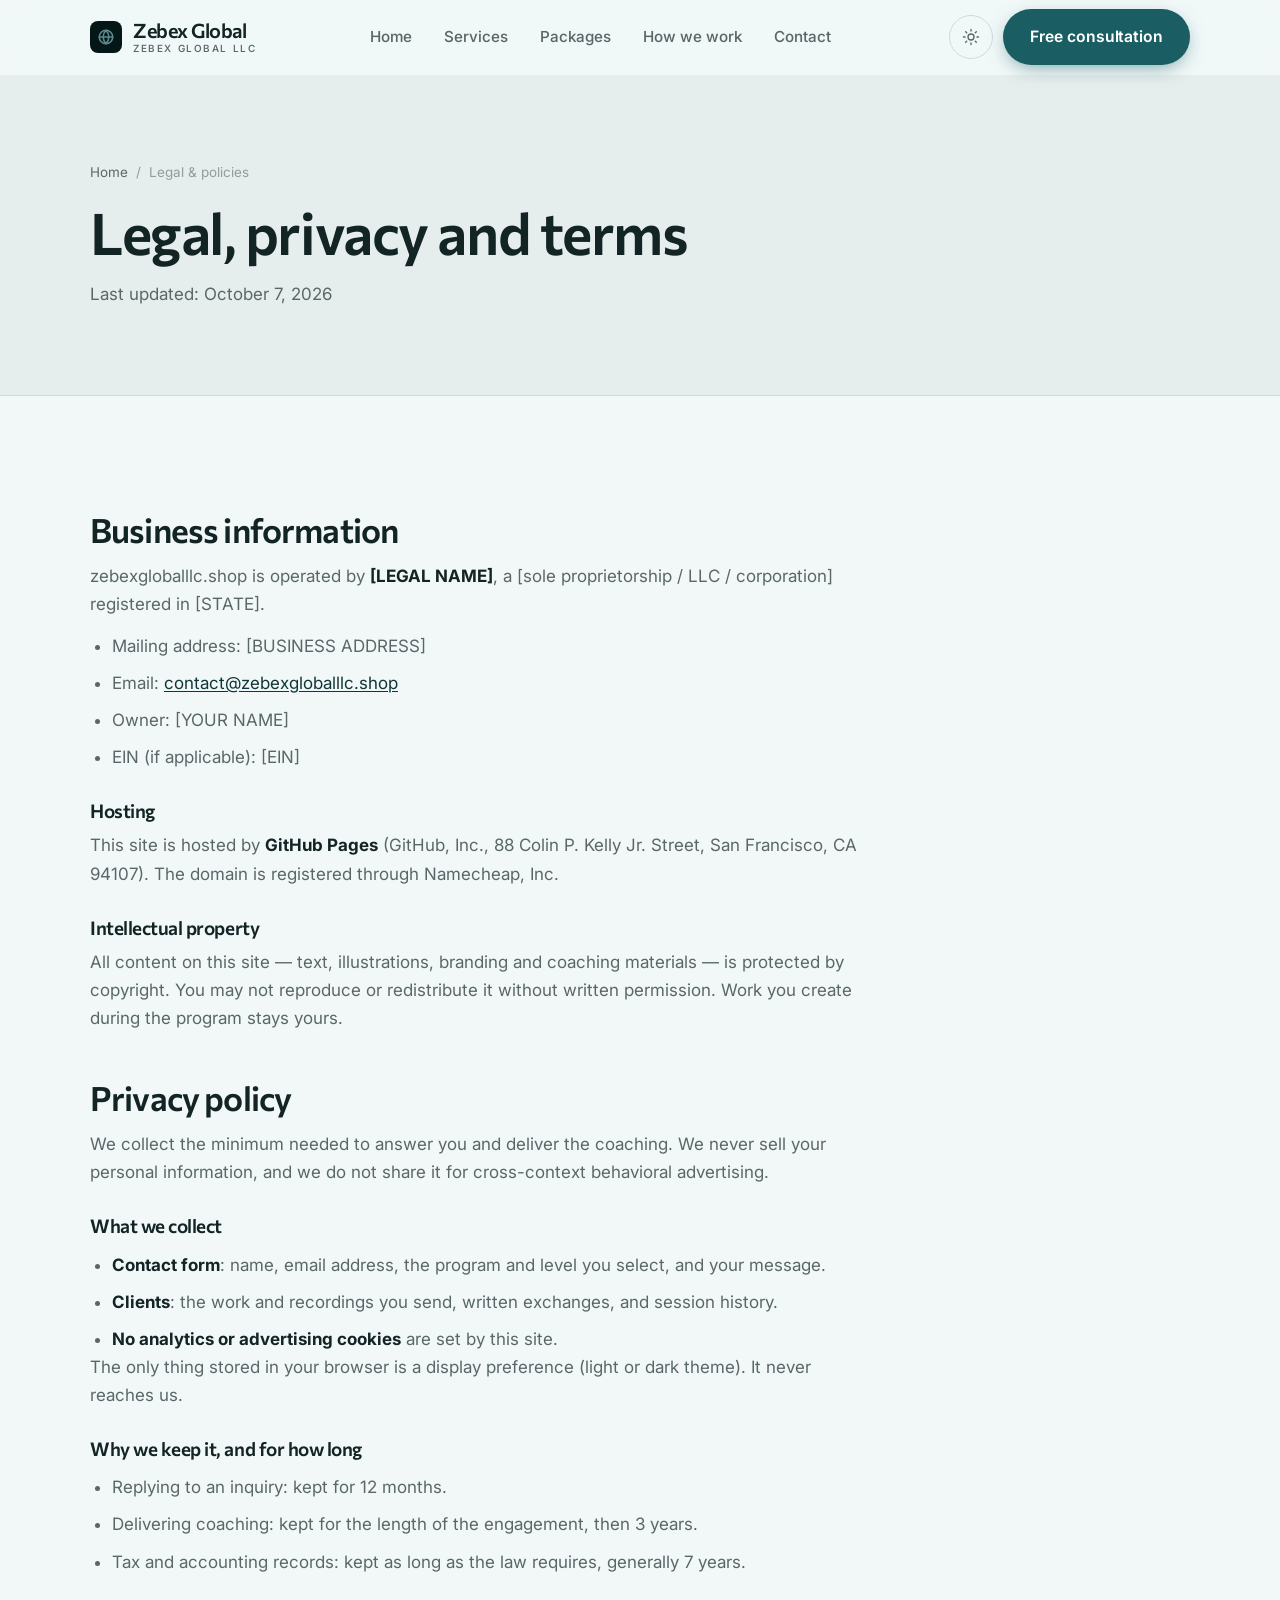
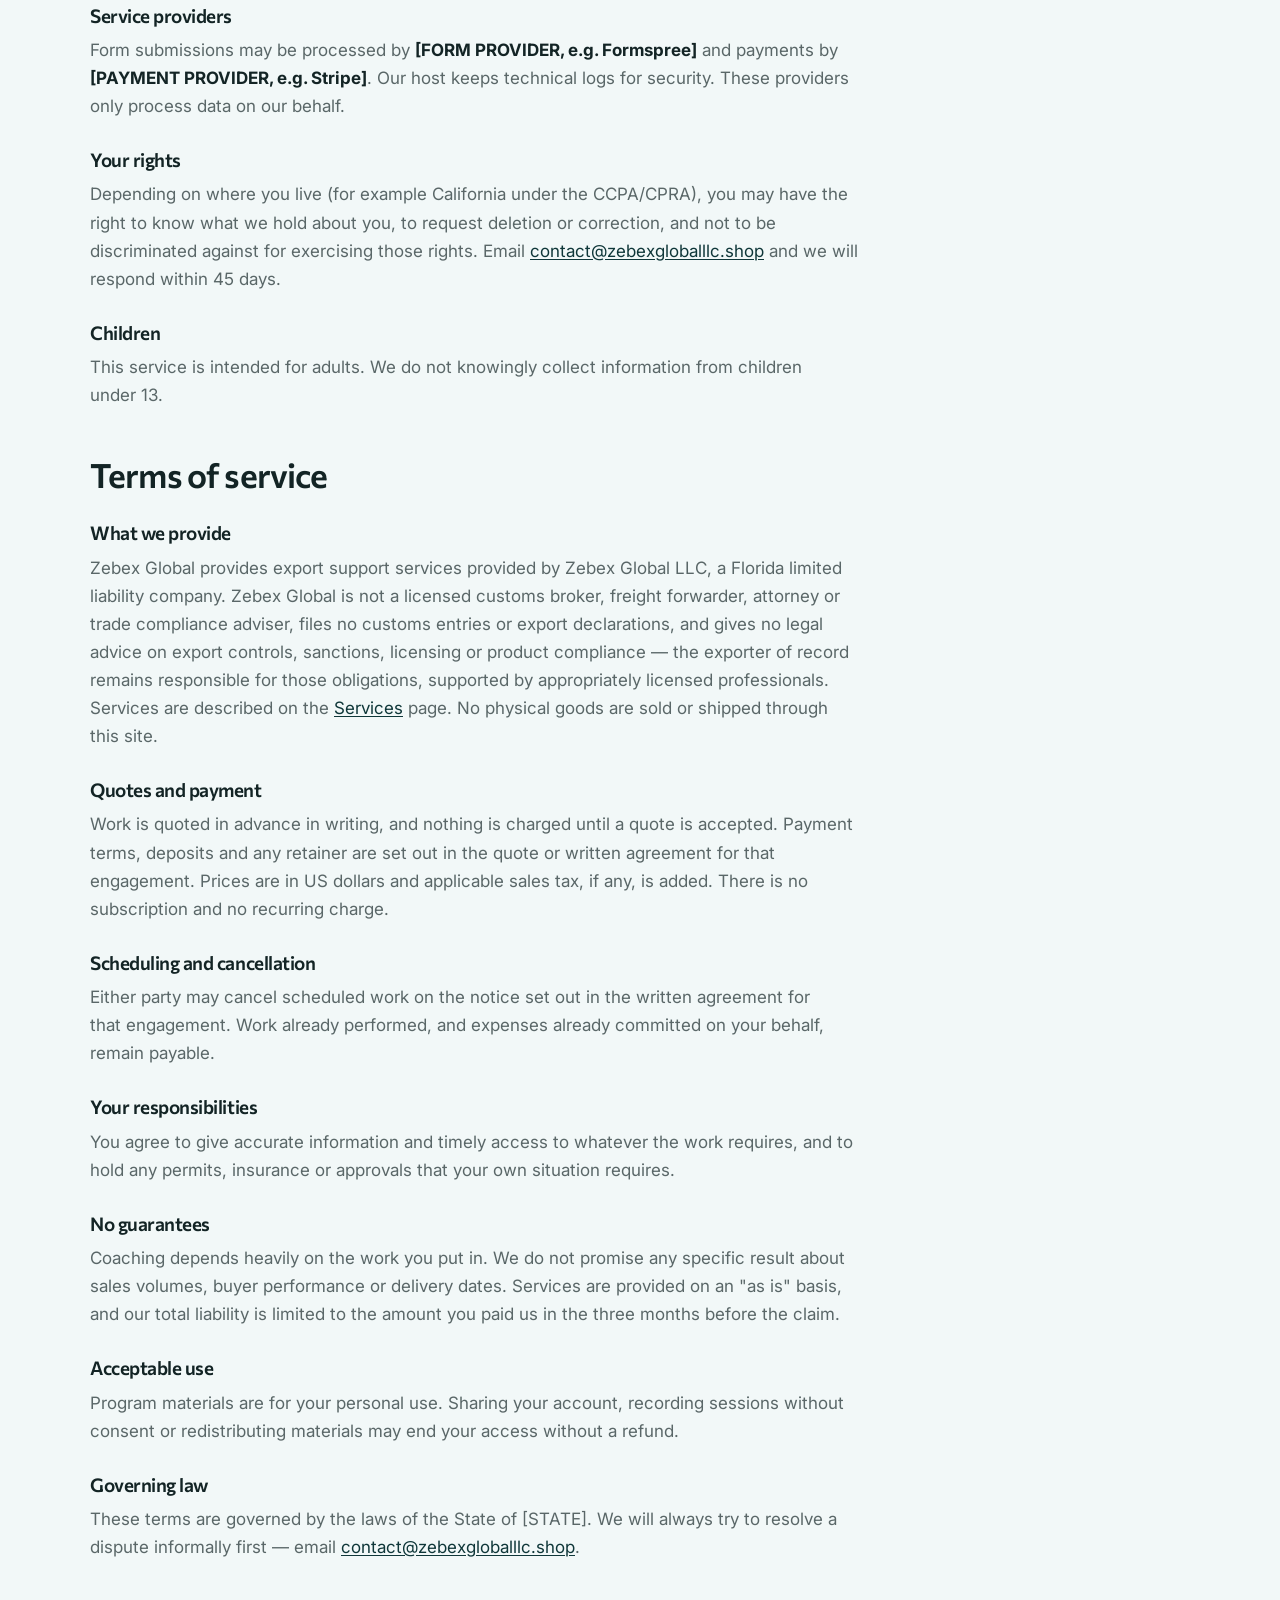
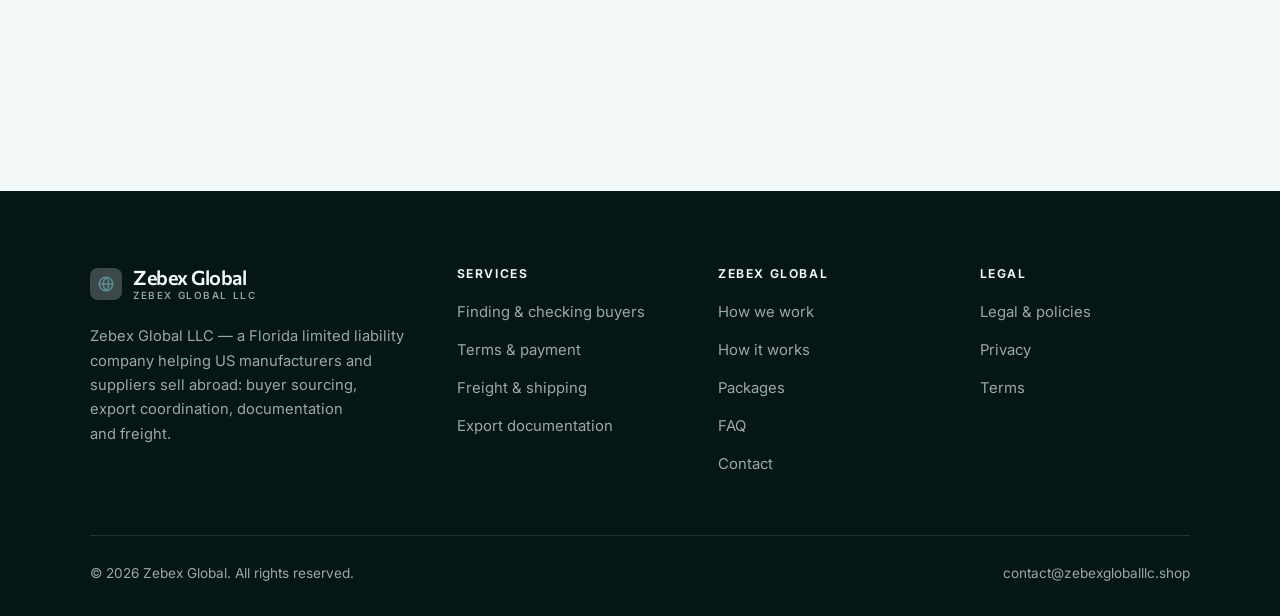
<file: legal.html>
<!DOCTYPE html>
<html lang="en" class="no-js">
<head>
<meta charset="utf-8">
<meta name="viewport" content="width=device-width, initial-scale=1">
<title>Legal, privacy and terms — Zebex Global</title>
<meta name="description" content="Business information, privacy policy and terms of service for Zebex Global.">
<meta name="robots" content="noindex">

<meta property="og:type" content="website">
<meta property="og:url" content="https://zebexgloballlc.shop/legal.html">
<meta property="og:site_name" content="Zebex Global">
<meta property="og:locale" content="en_US">
<meta property="og:title" content="Legal, privacy and terms — Zebex Global">
<meta property="og:description" content="Business information, privacy policy and terms of service for Zebex Global.">
<meta name="theme-color" content="#051617">

<link rel="icon" href="assets/img/favicon.svg" type="image/svg+xml">
<link rel="preconnect" href="https://fonts.googleapis.com">
<link rel="preconnect" href="https://fonts.gstatic.com" crossorigin>
<link rel="stylesheet" href="https://fonts.googleapis.com/css2?family=Commissioner:wght@400..700&family=Inter:wght@400..700&display=swap">
<link rel="stylesheet" href="assets/css/style.css">

<!-- Thème appliqué avant le premier rendu (évite le flash) -->
<script>
document.documentElement.classList.remove('no-js');
(function(){try{var t=localStorage.getItem('site-theme');if(t){document.documentElement.setAttribute('data-theme',t);}}catch(e){}})();
</script>
</head>

<body>
<a class="skip-link" href="#main">Skip to main content</a>

<header class="site-header">
  <nav class="wrap nav" aria-label="Main navigation">
    <a class="brand" href="index.html">
      <svg class="brand__mark" viewBox="0 0 64 64" aria-hidden="true">
        <rect class="bm-bg" width="64" height="64" rx="16"/>
        <g class="bm-ic" transform="translate(14 14) scale(1.5)" fill="none" stroke-width="2.1" stroke-linecap="round" stroke-linejoin="round"><circle cx="12" cy="12" r="9"/><path d="M3 12h18M12 3c2.5 2.7 3.8 5.7 3.8 9s-1.3 6.3-3.8 9c-2.5-2.7-3.8-5.7-3.8-9S9.5 5.7 12 3z"/></g>
      </svg>
      <span>Zebex Global<span class="brand__sub">Zebex Global LLC</span></span>
    </a>

    <ul class="nav__links" id="nav-links">
      <li><a href="index.html">Home</a></li>
      <li><a href="programs.html">Services</a></li>
      <li><a href="index.html#pricing">Packages</a></li>
      <li><a href="about.html">How we work</a></li>
      <li><a href="contact.html">Contact</a></li>
      <li><a class="btn btn--primary" href="contact.html">Free consultation</a></li>
    </ul>

    <div class="nav__cta">
      <button class="theme-toggle" type="button" aria-label="Switch to dark theme">
        <svg class="icon-sun" viewBox="0 0 24 24" fill="none" stroke="currentColor" stroke-width="1.8" stroke-linecap="round" aria-hidden="true"><circle cx="12" cy="12" r="4"/><path d="M12 2v2m0 16v2M2 12h2m16 0h2M4.9 4.9l1.4 1.4m11.4 11.4 1.4 1.4M19.1 4.9l-1.4 1.4M6.3 17.7l-1.4 1.4"/></svg>
        <svg class="icon-moon" viewBox="0 0 24 24" fill="none" stroke="currentColor" stroke-width="1.8" stroke-linecap="round" stroke-linejoin="round" aria-hidden="true"><path d="M21 12.8A9 9 0 1 1 11.2 3a7 7 0 0 0 9.8 9.8z"/></svg>
      </button>
      <a class="btn btn--primary" href="contact.html">Free consultation</a>
      <button class="nav__toggle" type="button" aria-expanded="false" aria-controls="nav-links" aria-label="Open menu">
        <svg class="icon-open" viewBox="0 0 24 24" fill="none" stroke="currentColor" stroke-width="2" stroke-linecap="round" aria-hidden="true"><path d="M3 6h18M3 12h18M3 18h18"/></svg>
        <svg class="icon-close" viewBox="0 0 24 24" fill="none" stroke="currentColor" stroke-width="2" stroke-linecap="round" aria-hidden="true"><path d="M6 6l12 12M18 6L6 18"/></svg>
      </button>
    </div>
  </nav>
</header>

<main id="main">

<section class="page-head">
  <div class="wrap">
    <nav class="breadcrumb" aria-label="Breadcrumb">
      <a href="index.html">Home</a><span>/</span><span aria-current="page">Legal &amp; policies</span>
    </nav>
    <h1>Legal, privacy and terms</h1>
    <p>Last updated: <time datetime="2026-10-07">October 7, 2026</time></p>
  </div>
</section>

<section class="section wrap">
  <div class="prose">

    <!--
      TO DO: this is a skeleton, not legal advice. Replace every [BRACKET] with
      your real details before selling, and have a lawyer review it if you can.
      Consumer protection rules differ by state.
    -->

    <h2 id="business">Business information</h2>
    <p>
      zebexgloballlc.shop is operated by <strong>[LEGAL NAME]</strong>, a [sole proprietorship / LLC / corporation]
      registered in [STATE].
    </p>
    <ul>
      <li>Mailing address: [BUSINESS ADDRESS]</li>
      <li>Email: <a href="mailto:contact@zebexgloballlc.shop">contact@zebexgloballlc.shop</a></li>
      <li>Owner: [YOUR NAME]</li>
      <li>EIN (if applicable): [EIN]</li>
    </ul>

    <h3>Hosting</h3>
    <p>
      This site is hosted by <strong>GitHub Pages</strong> (GitHub, Inc., 88 Colin P. Kelly Jr. Street,
      San Francisco, CA 94107). The domain is registered through Namecheap, Inc.
    </p>

    <h3>Intellectual property</h3>
    <p>
      All content on this site — text, illustrations, branding and coaching materials — is protected by
      copyright. You may not reproduce or redistribute it without written permission. Work you create during
      the program stays yours.
    </p>

    <h2 id="privacy">Privacy policy</h2>
    <p>
      We collect the minimum needed to answer you and deliver the coaching. We never sell your personal
      information, and we do not share it for cross-context behavioral advertising.
    </p>
    <h3>What we collect</h3>
    <ul>
      <li><strong>Contact form</strong>: name, email address, the program and level you select, and your message.</li>
      <li><strong>Clients</strong>: the work and recordings you send, written exchanges, and session history.</li>
      <li><strong>No analytics or advertising cookies</strong> are set by this site.</li>
    </ul>
    <p>
      The only thing stored in your browser is a display preference (light or dark theme). It never reaches us.
    </p>
    <h3>Why we keep it, and for how long</h3>
    <ul>
      <li>Replying to an inquiry: kept for 12 months.</li>
      <li>Delivering coaching: kept for the length of the engagement, then 3 years.</li>
      <li>Tax and accounting records: kept as long as the law requires, generally 7 years.</li>
    </ul>
    <h3>Service providers</h3>
    <p>
      Form submissions may be processed by <strong>[FORM PROVIDER, e.g. Formspree]</strong> and payments by
      <strong>[PAYMENT PROVIDER, e.g. Stripe]</strong>. Our host keeps technical logs for security. These
      providers only process data on our behalf.
    </p>
    <h3>Your rights</h3>
    <p>
      Depending on where you live (for example California under the CCPA/CPRA), you may have the right to
      know what we hold about you, to request deletion or correction, and not to be discriminated against for
      exercising those rights. Email <a href="mailto:contact@zebexgloballlc.shop">contact@zebexgloballlc.shop</a> and we will respond within 45 days.
    </p>
    <h3>Children</h3>
    <p>
      This service is intended for adults. We do not knowingly collect information from children under 13.
    </p>

    <h2 id="terms">Terms of service</h2>
    <h3>What we provide</h3>
    <p>
      Zebex Global provides export support services provided by Zebex Global LLC, a Florida limited liability company. Zebex Global is not a licensed customs broker, freight forwarder, attorney or trade compliance adviser, files no customs entries or export declarations, and gives no legal advice on export controls, sanctions, licensing or product compliance — the exporter of record remains responsible for those obligations, supported by appropriately licensed professionals. Services are described on the
      <a href="programs.html">Services</a> page. No physical goods are sold or shipped through this site.
    </p>
    <h3>Quotes and payment</h3>
    <p>
      Work is quoted in advance in writing, and nothing is charged until a quote is accepted. Payment terms,
      deposits and any retainer are set out in the quote or written agreement for that engagement. Prices are in
      US dollars and applicable sales tax, if any, is added. There is no subscription and no recurring charge.
    </p>
    <h3>Scheduling and cancellation</h3>
    <p>
      Either party may cancel scheduled work on the notice set out in the written agreement for that engagement.
      Work already performed, and expenses already committed on your behalf, remain payable.
    </p>
    <h3>Your responsibilities</h3>
    <p>
      You agree to give accurate information and timely access to whatever the work requires, and to hold any
      permits, insurance or approvals that your own situation requires.
    </p>

    <h3>No guarantees</h3>
    <p>
      Coaching depends heavily on the work you put in. We do not promise any specific result
      about sales volumes, buyer performance or delivery dates. Services are provided on an "as is" basis, and our total
      liability is limited to the amount you paid us in the three months before the claim.
    </p>
    <h3>Acceptable use</h3>
    <p>
      Program materials are for your personal use. Sharing your account, recording sessions without consent
      or redistributing materials may end your access without a refund.
    </p>
    <h3>Governing law</h3>
    <p>
      These terms are governed by the laws of the State of [STATE]. We will always try to resolve a dispute
      informally first — email <a href="mailto:contact@zebexgloballlc.shop">contact@zebexgloballlc.shop</a>.
    </p>

  </div>
</section>

</main>

<footer class="site-footer">
  <div class="wrap">
    <div class="footer__grid">
      <div class="footer__brand">
        <a class="brand" href="index.html">
          <svg class="brand__mark" viewBox="0 0 64 64" aria-hidden="true">
        <rect class="bm-bg" width="64" height="64" rx="16"/>
        <g class="bm-ic" transform="translate(14 14) scale(1.5)" fill="none" stroke-width="2.1" stroke-linecap="round" stroke-linejoin="round"><circle cx="12" cy="12" r="9"/><path d="M3 12h18M12 3c2.5 2.7 3.8 5.7 3.8 9s-1.3 6.3-3.8 9c-2.5-2.7-3.8-5.7-3.8-9S9.5 5.7 12 3z"/></g>
      </svg>
          <span>Zebex Global<span class="brand__sub">Zebex Global LLC</span></span>
        </a>
        <p>Zebex Global LLC — a Florida limited liability company helping US manufacturers and suppliers sell abroad: buyer sourcing, export coordination, documentation and freight.</p>
      </div>

      <div class="footer__col">
        <h4>Services</h4>
        <ul>
          <li><a href="programs.html#buyers">Finding &amp; checking buyers</a></li>
          <li><a href="programs.html#terms">Terms &amp; payment</a></li>
          <li><a href="programs.html#freight">Freight &amp; shipping</a></li>
          <li><a href="programs.html#documents">Export documentation</a></li>
        </ul>
      </div>

      <div class="footer__col">
        <h4>Zebex Global</h4>
        <ul>
          <li><a href="about.html">How we work</a></li>
          <li><a href="index.html#how-it-works">How it works</a></li>
          <li><a href="index.html#pricing">Packages</a></li>
          <li><a href="index.html#faq">FAQ</a></li>
          <li><a href="contact.html">Contact</a></li>
        </ul>
      </div>

      <div class="footer__col">
        <h4>Legal</h4>
        <ul>
          <li><a href="legal.html">Legal &amp; policies</a></li>
          <li><a href="legal.html#privacy">Privacy</a></li>
          <li><a href="legal.html#terms">Terms</a></li>
        </ul>
      </div>
    </div>

    <div class="footer__bottom">
      <p>© <span data-year>2026</span> Zebex Global. All rights reserved.</p>
      <p><a href="mailto:contact@zebexgloballlc.shop">contact@zebexgloballlc.shop</a></p>
    </div>
  </div>
</footer>

<script src="assets/js/main.js" defer></script>
</body>
</html>
</file>
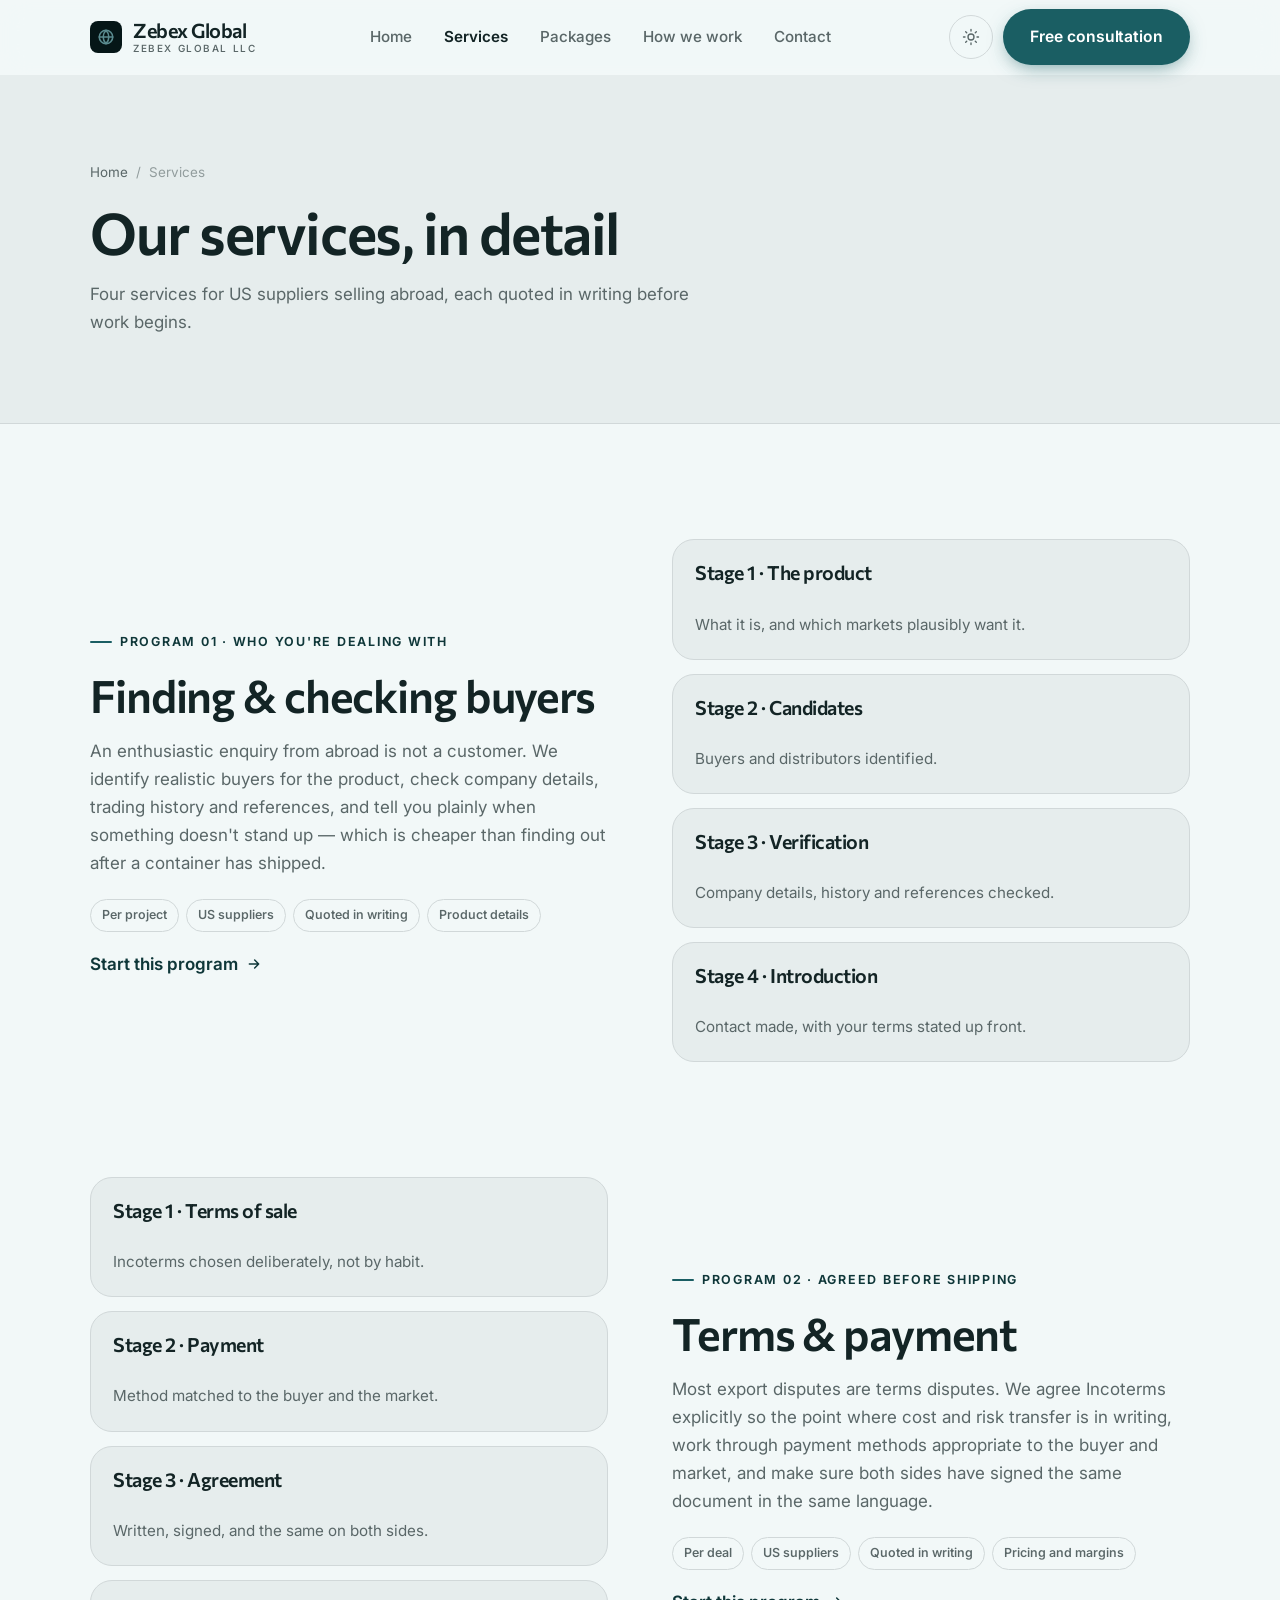
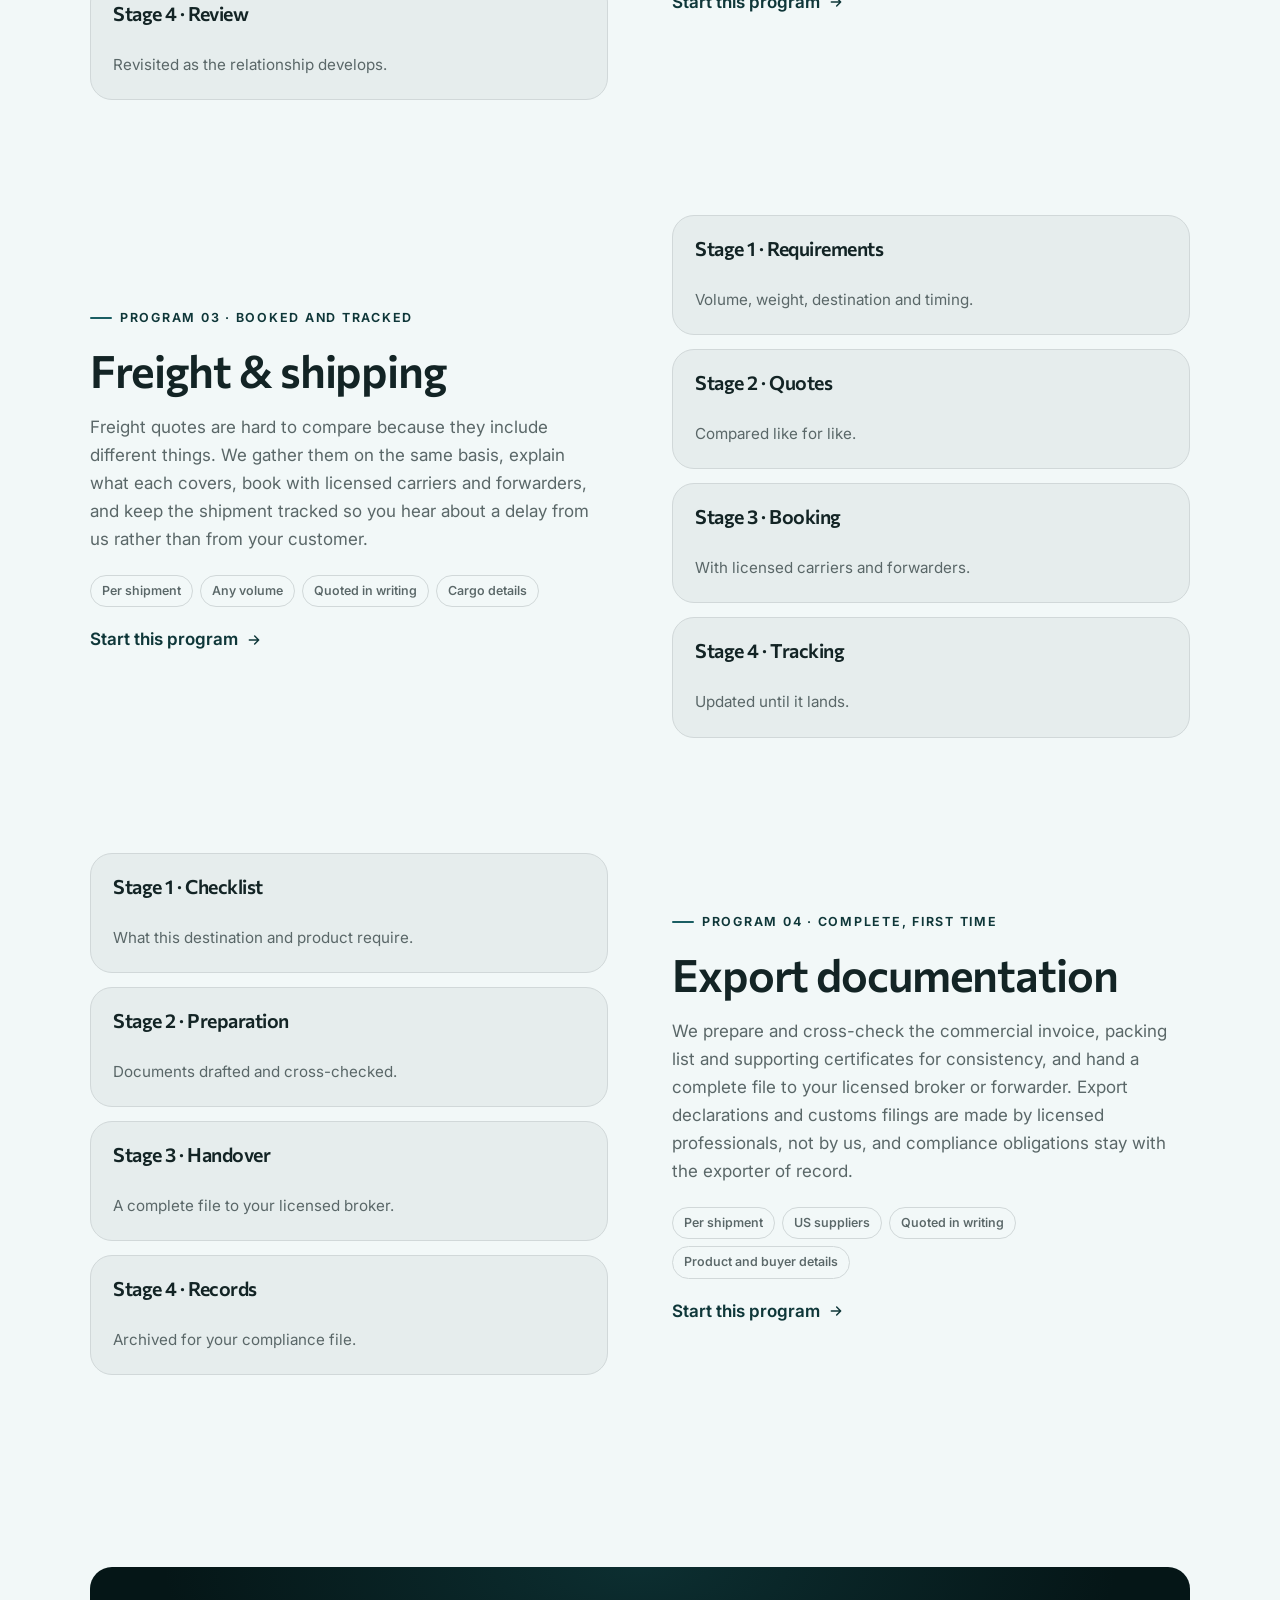
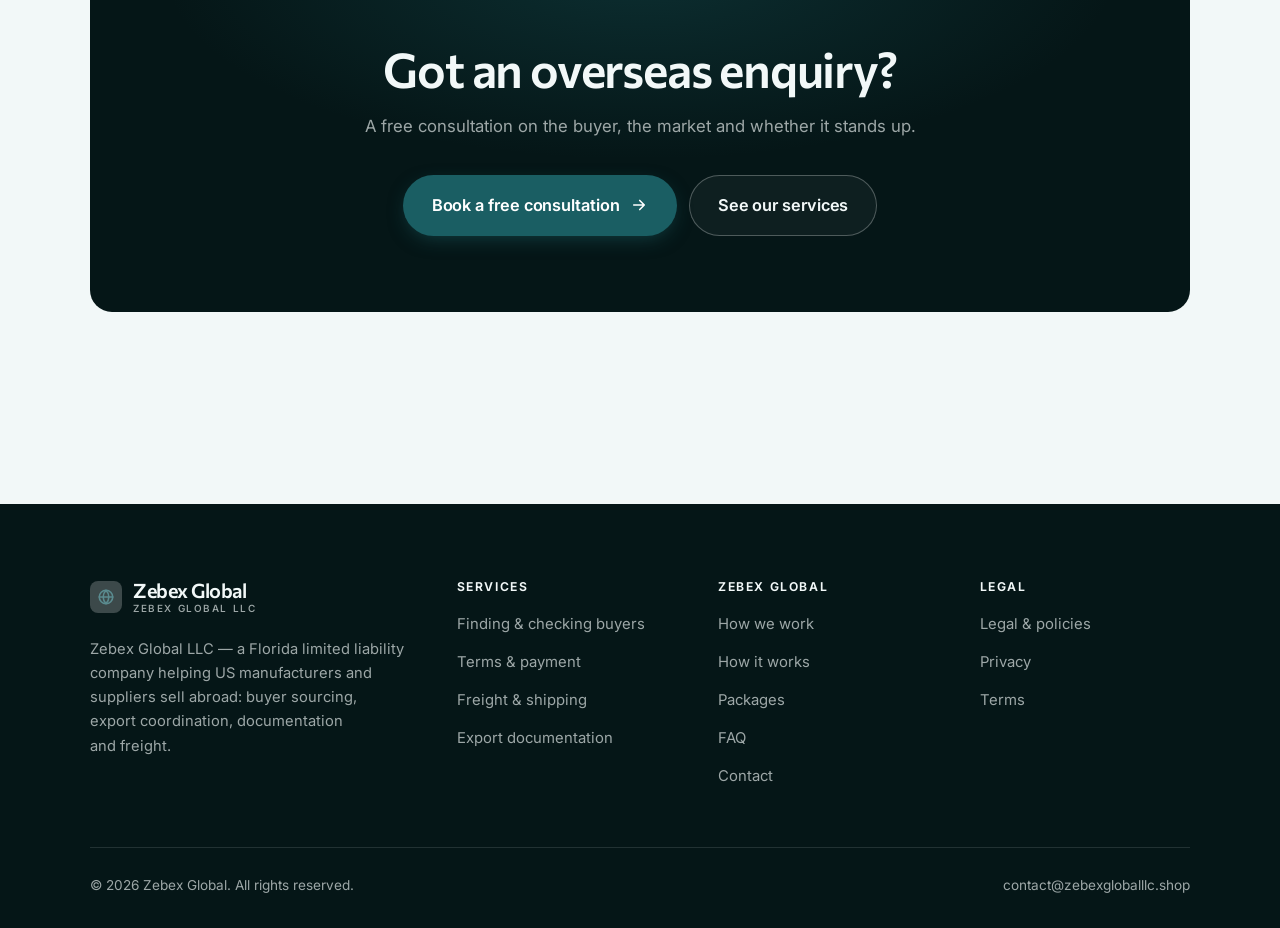
<file: programs.html>
<!DOCTYPE html>
<html lang="en" class="no-js">
<head>
<meta charset="utf-8">
<meta name="viewport" content="width=device-width, initial-scale=1">
<title>Services — Zebex Global</title>
<meta name="description" content="Services of Zebex Global LLC: finding and checking buyers, terms and payment, freight and shipping, export documentation.">
<link rel="canonical" href="https://zebexgloballlc.shop/programs.html">

<meta property="og:type" content="website">
<meta property="og:url" content="https://zebexgloballlc.shop/programs.html">
<meta property="og:site_name" content="Zebex Global">
<meta property="og:locale" content="en_US">
<meta property="og:title" content="Services — Zebex Global">
<meta property="og:description" content="Services of Zebex Global LLC: finding and checking buyers, terms and payment, freight and shipping, export documentation.">
<meta name="theme-color" content="#051617">

<link rel="icon" href="assets/img/favicon.svg" type="image/svg+xml">
<link rel="preconnect" href="https://fonts.googleapis.com">
<link rel="preconnect" href="https://fonts.gstatic.com" crossorigin>
<link rel="stylesheet" href="https://fonts.googleapis.com/css2?family=Commissioner:wght@400..700&family=Inter:wght@400..700&display=swap">
<link rel="stylesheet" href="assets/css/style.css">

<!-- Thème appliqué avant le premier rendu (évite le flash) -->
<script>
document.documentElement.classList.remove('no-js');
(function(){try{var t=localStorage.getItem('site-theme');if(t){document.documentElement.setAttribute('data-theme',t);}}catch(e){}})();
</script>
</head>

<body>
<a class="skip-link" href="#main">Skip to main content</a>

<header class="site-header">
  <nav class="wrap nav" aria-label="Main navigation">
    <a class="brand" href="index.html">
      <svg class="brand__mark" viewBox="0 0 64 64" aria-hidden="true">
        <rect class="bm-bg" width="64" height="64" rx="16"/>
        <g class="bm-ic" transform="translate(14 14) scale(1.5)" fill="none" stroke-width="2.1" stroke-linecap="round" stroke-linejoin="round"><circle cx="12" cy="12" r="9"/><path d="M3 12h18M12 3c2.5 2.7 3.8 5.7 3.8 9s-1.3 6.3-3.8 9c-2.5-2.7-3.8-5.7-3.8-9S9.5 5.7 12 3z"/></g>
      </svg>
      <span>Zebex Global<span class="brand__sub">Zebex Global LLC</span></span>
    </a>

    <ul class="nav__links" id="nav-links">
      <li><a href="index.html">Home</a></li>
      <li><a href="programs.html" aria-current="page">Services</a></li>
      <li><a href="index.html#pricing">Packages</a></li>
      <li><a href="about.html">How we work</a></li>
      <li><a href="contact.html">Contact</a></li>
      <li><a class="btn btn--primary" href="contact.html">Free consultation</a></li>
    </ul>

    <div class="nav__cta">
      <button class="theme-toggle" type="button" aria-label="Switch to dark theme">
        <svg class="icon-sun" viewBox="0 0 24 24" fill="none" stroke="currentColor" stroke-width="1.8" stroke-linecap="round" aria-hidden="true"><circle cx="12" cy="12" r="4"/><path d="M12 2v2m0 16v2M2 12h2m16 0h2M4.9 4.9l1.4 1.4m11.4 11.4 1.4 1.4M19.1 4.9l-1.4 1.4M6.3 17.7l-1.4 1.4"/></svg>
        <svg class="icon-moon" viewBox="0 0 24 24" fill="none" stroke="currentColor" stroke-width="1.8" stroke-linecap="round" stroke-linejoin="round" aria-hidden="true"><path d="M21 12.8A9 9 0 1 1 11.2 3a7 7 0 0 0 9.8 9.8z"/></svg>
      </button>
      <a class="btn btn--primary" href="contact.html">Free consultation</a>
      <button class="nav__toggle" type="button" aria-expanded="false" aria-controls="nav-links" aria-label="Open menu">
        <svg class="icon-open" viewBox="0 0 24 24" fill="none" stroke="currentColor" stroke-width="2" stroke-linecap="round" aria-hidden="true"><path d="M3 6h18M3 12h18M3 18h18"/></svg>
        <svg class="icon-close" viewBox="0 0 24 24" fill="none" stroke="currentColor" stroke-width="2" stroke-linecap="round" aria-hidden="true"><path d="M6 6l12 12M18 6L6 18"/></svg>
      </button>
    </div>
  </nav>
</header>

<main id="main">

<section class="page-head">
  <div class="wrap">
    <nav class="breadcrumb" aria-label="Breadcrumb">
      <a href="index.html">Home</a><span>/</span><span aria-current="page">Services</span>
    </nav>
    <h1>Our services, in detail</h1>
    <p>Four services for US suppliers selling abroad, each quoted in writing before work begins.</p>
  </div>
</section>

<section class="section wrap" id="buyers">
  <div class="split reveal">
    <div>
      <span class="eyebrow">Program 01 · Who you're dealing with</span>
      <h2>Finding &amp; checking buyers</h2>
      <p>An enthusiastic enquiry from abroad is not a customer. We identify realistic buyers for the product, check company details, trading history and references, and tell you plainly when something doesn't stand up — which is cheaper than finding out after a container has shipped.</p>
      <ul class="tags"><li>Per project</li><li>US suppliers</li><li>Quoted in writing</li><li>Product details</li></ul>
      <p><a class="arrow-link" href="contact.html">Start this program <svg viewBox="0 0 24 24" fill="none" stroke="currentColor" stroke-width="2.2" stroke-linecap="round" stroke-linejoin="round" aria-hidden="true"><path d="M5 12h14M13 6l6 6-6 6"/></svg></a></p>
    </div>
    <div class="grid grid--2 grid--tight">
      <article class="card card--sm">
        <h3>Stage 1 · The product</h3>
        <p>What it is, and which markets plausibly want it.</p>
      </article>
      <article class="card card--sm">
        <h3>Stage 2 · Candidates</h3>
        <p>Buyers and distributors identified.</p>
      </article>
      <article class="card card--sm">
        <h3>Stage 3 · Verification</h3>
        <p>Company details, history and references checked.</p>
      </article>
      <article class="card card--sm">
        <h3>Stage 4 · Introduction</h3>
        <p>Contact made, with your terms stated up front.</p>
      </article>
    </div>
  </div>
</section>

<section class="section section--flush wrap" id="terms">
  <div class="split reveal">
    <div class="grid grid--2 grid--tight">
      <article class="card card--sm">
        <h3>Stage 1 · Terms of sale</h3>
        <p>Incoterms chosen deliberately, not by habit.</p>
      </article>
      <article class="card card--sm">
        <h3>Stage 2 · Payment</h3>
        <p>Method matched to the buyer and the market.</p>
      </article>
      <article class="card card--sm">
        <h3>Stage 3 · Agreement</h3>
        <p>Written, signed, and the same on both sides.</p>
      </article>
      <article class="card card--sm">
        <h3>Stage 4 · Review</h3>
        <p>Revisited as the relationship develops.</p>
      </article>
    </div>
    <div>
      <span class="eyebrow">Program 02 · Agreed before shipping</span>
      <h2>Terms &amp; payment</h2>
      <p>Most export disputes are terms disputes. We agree Incoterms explicitly so the point where cost and risk transfer is in writing, work through payment methods appropriate to the buyer and market, and make sure both sides have signed the same document in the same language.</p>
      <ul class="tags"><li>Per deal</li><li>US suppliers</li><li>Quoted in writing</li><li>Pricing and margins</li></ul>
      <p><a class="arrow-link" href="contact.html">Start this program <svg viewBox="0 0 24 24" fill="none" stroke="currentColor" stroke-width="2.2" stroke-linecap="round" stroke-linejoin="round" aria-hidden="true"><path d="M5 12h14M13 6l6 6-6 6"/></svg></a></p>
    </div>
  </div>
</section>

<section class="section section--flush wrap" id="freight">
  <div class="split reveal">
    <div>
      <span class="eyebrow">Program 03 · Booked and tracked</span>
      <h2>Freight &amp; shipping</h2>
      <p>Freight quotes are hard to compare because they include different things. We gather them on the same basis, explain what each covers, book with licensed carriers and forwarders, and keep the shipment tracked so you hear about a delay from us rather than from your customer.</p>
      <ul class="tags"><li>Per shipment</li><li>Any volume</li><li>Quoted in writing</li><li>Cargo details</li></ul>
      <p><a class="arrow-link" href="contact.html">Start this program <svg viewBox="0 0 24 24" fill="none" stroke="currentColor" stroke-width="2.2" stroke-linecap="round" stroke-linejoin="round" aria-hidden="true"><path d="M5 12h14M13 6l6 6-6 6"/></svg></a></p>
    </div>
    <div class="grid grid--2 grid--tight">
      <article class="card card--sm">
        <h3>Stage 1 · Requirements</h3>
        <p>Volume, weight, destination and timing.</p>
      </article>
      <article class="card card--sm">
        <h3>Stage 2 · Quotes</h3>
        <p>Compared like for like.</p>
      </article>
      <article class="card card--sm">
        <h3>Stage 3 · Booking</h3>
        <p>With licensed carriers and forwarders.</p>
      </article>
      <article class="card card--sm">
        <h3>Stage 4 · Tracking</h3>
        <p>Updated until it lands.</p>
      </article>
    </div>
  </div>
</section>

<section class="section section--flush wrap" id="documents">
  <div class="split reveal">
    <div class="grid grid--2 grid--tight">
      <article class="card card--sm">
        <h3>Stage 1 · Checklist</h3>
        <p>What this destination and product require.</p>
      </article>
      <article class="card card--sm">
        <h3>Stage 2 · Preparation</h3>
        <p>Documents drafted and cross-checked.</p>
      </article>
      <article class="card card--sm">
        <h3>Stage 3 · Handover</h3>
        <p>A complete file to your licensed broker.</p>
      </article>
      <article class="card card--sm">
        <h3>Stage 4 · Records</h3>
        <p>Archived for your compliance file.</p>
      </article>
    </div>
    <div>
      <span class="eyebrow">Program 04 · Complete, first time</span>
      <h2>Export documentation</h2>
      <p>We prepare and cross-check the commercial invoice, packing list and supporting certificates for consistency, and hand a complete file to your licensed broker or forwarder. Export declarations and customs filings are made by licensed professionals, not by us, and compliance obligations stay with the exporter of record.</p>
      <ul class="tags"><li>Per shipment</li><li>US suppliers</li><li>Quoted in writing</li><li>Product and buyer details</li></ul>
      <p><a class="arrow-link" href="contact.html">Start this program <svg viewBox="0 0 24 24" fill="none" stroke="currentColor" stroke-width="2.2" stroke-linecap="round" stroke-linejoin="round" aria-hidden="true"><path d="M5 12h14M13 6l6 6-6 6"/></svg></a></p>
    </div>
  </div>
</section>

<section class="wrap section--tight">
  <div class="cta-band reveal">
    <h2>Got an overseas enquiry?</h2>
    <p>A free consultation on the buyer, the market and whether it stands up.</p>
    <div class="hero__actions">
      <a class="btn btn--primary btn--lg" href="contact.html">Book a free consultation <svg viewBox="0 0 24 24" fill="none" stroke="currentColor" stroke-width="2.2" stroke-linecap="round" stroke-linejoin="round" aria-hidden="true"><path d="M5 12h14M13 6l6 6-6 6"/></svg></a>
      <a class="btn btn--on-dark btn--lg" href="programs.html">See our services</a>
    </div>
  </div>
</section>

</main>

<footer class="site-footer">
  <div class="wrap">
    <div class="footer__grid">
      <div class="footer__brand">
        <a class="brand" href="index.html">
          <svg class="brand__mark" viewBox="0 0 64 64" aria-hidden="true">
        <rect class="bm-bg" width="64" height="64" rx="16"/>
        <g class="bm-ic" transform="translate(14 14) scale(1.5)" fill="none" stroke-width="2.1" stroke-linecap="round" stroke-linejoin="round"><circle cx="12" cy="12" r="9"/><path d="M3 12h18M12 3c2.5 2.7 3.8 5.7 3.8 9s-1.3 6.3-3.8 9c-2.5-2.7-3.8-5.7-3.8-9S9.5 5.7 12 3z"/></g>
      </svg>
          <span>Zebex Global<span class="brand__sub">Zebex Global LLC</span></span>
        </a>
        <p>Zebex Global LLC — a Florida limited liability company helping US manufacturers and suppliers sell abroad: buyer sourcing, export coordination, documentation and freight.</p>
      </div>

      <div class="footer__col">
        <h4>Services</h4>
        <ul>
          <li><a href="programs.html#buyers">Finding &amp; checking buyers</a></li>
          <li><a href="programs.html#terms">Terms &amp; payment</a></li>
          <li><a href="programs.html#freight">Freight &amp; shipping</a></li>
          <li><a href="programs.html#documents">Export documentation</a></li>
        </ul>
      </div>

      <div class="footer__col">
        <h4>Zebex Global</h4>
        <ul>
          <li><a href="about.html">How we work</a></li>
          <li><a href="index.html#how-it-works">How it works</a></li>
          <li><a href="index.html#pricing">Packages</a></li>
          <li><a href="index.html#faq">FAQ</a></li>
          <li><a href="contact.html">Contact</a></li>
        </ul>
      </div>

      <div class="footer__col">
        <h4>Legal</h4>
        <ul>
          <li><a href="legal.html">Legal &amp; policies</a></li>
          <li><a href="legal.html#privacy">Privacy</a></li>
          <li><a href="legal.html#terms">Terms</a></li>
        </ul>
      </div>
    </div>

    <div class="footer__bottom">
      <p>© <span data-year>2026</span> Zebex Global. All rights reserved.</p>
      <p><a href="mailto:contact@zebexgloballlc.shop">contact@zebexgloballlc.shop</a></p>
    </div>
  </div>
</footer>

<script src="assets/js/main.js" defer></script>
</body>
</html>
</file>
<file: assets/css/style.css>
/* Zebex Global — couleurs et polices de la marque.
   Modifier ces valeurs suffit à changer l'identité visuelle de tout le site. */
:root {
  --c-accent:    #1a5e63;
  --c-on-accent: #ffffff;
  --c-ink:       #051617;
  --c-paper:     #f2f8f8;

  --accent-ink-light: color-mix(in srgb, var(--c-accent) 58%, black);
  --accent-on-dark:   color-mix(in srgb, var(--c-accent) 72%, white);

  --font-display: "Commissioner", system-ui, -apple-system, "Segoe UI", sans-serif;
  --font-body: "Inter", system-ui, -apple-system, "Segoe UI", sans-serif;
  --display-weight: 600;
  --display-tracking: -.025em;
}

/* ==========================================================================
   Feuille de style commune aux sites de coaching
   Les couleurs de marque (--c-accent, --c-on-accent, --c-ink, --c-paper) et
   les polices sont définies juste au-dessus, par site. Tout le reste en dérive.
   ========================================================================== */

/* --------------------------------------------------------------------------
   1. Tokens dérivés
   -------------------------------------------------------------------------- */

:root {
  /* Thème clair */
  --paper:      var(--c-paper);
  --paper-2:    color-mix(in srgb, var(--c-paper) 95%, var(--c-ink));
  --paper-3:    color-mix(in srgb, var(--c-paper) 89%, var(--c-ink));
  --line:       color-mix(in srgb, var(--c-paper) 86%, var(--c-ink));
  --text:       color-mix(in srgb, var(--c-ink) 94%, var(--c-paper));
  --muted:      color-mix(in srgb, var(--c-ink) 64%, var(--c-paper));
  --accent:     var(--c-accent);
  --accent-600: color-mix(in srgb, var(--c-accent) 86%, black);
  --accent-ink: var(--accent-ink-light);
  --on-accent:  var(--c-on-accent);
  --ink:        var(--c-ink);
  --ink-soft:   color-mix(in srgb, var(--c-ink) 90%, white);
  --on-ink:     var(--c-paper);
  --on-ink-mut: color-mix(in srgb, var(--c-paper) 64%, var(--c-ink));
  --brand-bg:   var(--c-ink);

  /* Rayons */
  --r-sm: 8px;
  --r-md: 14px;
  --r-lg: 22px;
  --r-full: 999px;

  /* Ombres */
  --sh-1: 0 1px 2px rgba(0, 0, 0, .05), 0 2px 8px rgba(0, 0, 0, .04);
  --sh-2: 0 2px 4px rgba(0, 0, 0, .05), 0 12px 32px rgba(0, 0, 0, .09);
  --sh-3: 0 4px 8px rgba(0, 0, 0, .06), 0 24px 56px rgba(0, 0, 0, .14);

  /* Rythme */
  --gutter: clamp(16px, 4vw, 40px);
  --maxw: 1180px;
  --section-y: clamp(64px, 9vw, 124px);

  --ease: cubic-bezier(.22, .61, .36, 1);
}

/* Thème sombre — suit le système, sauf si l'utilisateur a choisi « clair » */
@media (prefers-color-scheme: dark) {
  :root:not([data-theme="light"]) {
    --paper:      var(--c-ink);
    --paper-2:    color-mix(in srgb, var(--c-ink) 92%, white);
    --paper-3:    color-mix(in srgb, var(--c-ink) 86%, white);
    --line:       color-mix(in srgb, var(--c-ink) 80%, white);
    --text:       color-mix(in srgb, var(--c-paper) 94%, var(--c-ink));
    --muted:      color-mix(in srgb, var(--c-paper) 66%, var(--c-ink));
    --accent-ink: var(--accent-on-dark);
    --ink:        color-mix(in srgb, var(--c-ink) 72%, black);
    --brand-bg:   color-mix(in srgb, var(--c-ink) 80%, white);
    --sh-1: 0 1px 2px rgba(0, 0, 0, .4), 0 2px 8px rgba(0, 0, 0, .3);
    --sh-2: 0 2px 4px rgba(0, 0, 0, .4), 0 12px 32px rgba(0, 0, 0, .45);
    --sh-3: 0 4px 8px rgba(0, 0, 0, .45), 0 24px 56px rgba(0, 0, 0, .55);
  }
}

/* Thème sombre — choix explicite */
:root[data-theme="dark"] {
  --paper:      var(--c-ink);
  --paper-2:    color-mix(in srgb, var(--c-ink) 92%, white);
  --paper-3:    color-mix(in srgb, var(--c-ink) 86%, white);
  --line:       color-mix(in srgb, var(--c-ink) 80%, white);
  --text:       color-mix(in srgb, var(--c-paper) 94%, var(--c-ink));
  --muted:      color-mix(in srgb, var(--c-paper) 66%, var(--c-ink));
  --accent-ink: var(--accent-on-dark);
  --ink:        color-mix(in srgb, var(--c-ink) 72%, black);
  --brand-bg:   color-mix(in srgb, var(--c-ink) 80%, white);
  --sh-1: 0 1px 2px rgba(0, 0, 0, .4), 0 2px 8px rgba(0, 0, 0, .3);
  --sh-2: 0 2px 4px rgba(0, 0, 0, .4), 0 12px 32px rgba(0, 0, 0, .45);
  --sh-3: 0 4px 8px rgba(0, 0, 0, .45), 0 24px 56px rgba(0, 0, 0, .55);
}

/* --------------------------------------------------------------------------
   2. Reset / base
   -------------------------------------------------------------------------- */

*, *::before, *::after { box-sizing: border-box; }

* { margin: 0; }

html {
  -webkit-text-size-adjust: 100%;
  scroll-behavior: smooth;
  scroll-padding-top: 88px;
}

body {
  background: var(--paper);
  color: var(--text);
  font-family: var(--font-body);
  font-size: 17px;
  line-height: 1.65;
  -webkit-font-smoothing: antialiased;
  text-rendering: optimizeLegibility;
  overflow-x: hidden;
}

img, svg, video { display: block; max-width: 100%; height: auto; }

a { color: inherit; text-decoration: none; }

button, input, textarea, select { font: inherit; color: inherit; }

h1, h2, h3, h4 {
  font-family: var(--font-display);
  font-weight: var(--display-weight);
  line-height: 1.08;
  letter-spacing: var(--display-tracking);
  text-wrap: balance;
}

p { text-wrap: pretty; }

:focus-visible {
  outline: 3px solid var(--accent);
  outline-offset: 3px;
  border-radius: 4px;
}

::selection { background: var(--accent); color: var(--on-accent); }

/* --------------------------------------------------------------------------
   3. Utilitaires de mise en page
   -------------------------------------------------------------------------- */

.wrap {
  width: 100%;
  max-width: var(--maxw);
  margin-inline: auto;
  padding-inline: var(--gutter);
}

.section { padding-block: var(--section-y); }
.section--flush { padding-top: 0; }
.section--tight { padding-block: clamp(48px, 6vw, 80px); }

.skip-link {
  position: absolute;
  left: 12px;
  top: -100px;
  z-index: 200;
  background: var(--accent);
  color: var(--on-accent);
  padding: 12px 20px;
  border-radius: var(--r-sm);
  font-weight: 600;
  transition: top .2s var(--ease);
}
.skip-link:focus { top: 12px; }

.eyebrow {
  display: inline-flex;
  align-items: center;
  gap: 8px;
  font-size: .78rem;
  font-weight: 650;
  letter-spacing: .14em;
  text-transform: uppercase;
  color: var(--accent-ink);
  margin-bottom: 18px;
}
.eyebrow::before {
  content: "";
  width: 22px;
  height: 2px;
  background: var(--accent);
  border-radius: 2px;
}

.section-head { max-width: 62ch; margin-bottom: clamp(36px, 5vw, 60px); }
.section-head h2 { font-size: clamp(2rem, 4.4vw, 3.1rem); }
.section-head p {
  margin-top: 18px;
  color: var(--muted);
  font-size: clamp(1rem, 1.6vw, 1.12rem);
  max-width: 58ch;
}

.section-head--center { margin-inline: auto; text-align: center; }
.section-head--center .eyebrow { justify-content: center; }
.section-head--center p { margin-inline: auto; }

/* --------------------------------------------------------------------------
   4. Boutons
   -------------------------------------------------------------------------- */

.btn {
  display: inline-flex;
  align-items: center;
  justify-content: center;
  gap: 10px;
  padding: 14px 26px;
  border: 1px solid transparent;
  border-radius: var(--r-full);
  font-weight: 620;
  font-size: .98rem;
  letter-spacing: -.005em;
  cursor: pointer;
  white-space: nowrap;
  transition: transform .18s var(--ease), background-color .18s var(--ease),
              border-color .18s var(--ease), box-shadow .18s var(--ease), color .18s var(--ease);
}
.btn:hover { transform: translateY(-2px); }
.btn:active { transform: translateY(0); }

.btn--primary {
  background: var(--accent);
  color: var(--on-accent);
  box-shadow: 0 6px 20px -6px color-mix(in srgb, var(--c-accent) 65%, transparent);
}
.btn--primary:hover {
  background: var(--accent-600);
  box-shadow: 0 12px 28px -8px color-mix(in srgb, var(--c-accent) 70%, transparent);
}

.btn--ghost {
  border-color: var(--line);
  background: transparent;
  color: var(--text);
}
.btn--ghost:hover { border-color: var(--accent); color: var(--accent-ink); }

.btn--on-dark {
  border-color: color-mix(in srgb, var(--c-paper) 28%, transparent);
  color: var(--on-ink);
  background: color-mix(in srgb, var(--c-paper) 4%, transparent);
}
.btn--on-dark:hover {
  border-color: color-mix(in srgb, var(--c-paper) 60%, transparent);
  background: color-mix(in srgb, var(--c-paper) 10%, transparent);
}

.btn--lg { padding: 16px 28px; font-size: 1.02rem; }
.btn--block { width: 100%; }

.btn svg { width: 18px; height: 18px; flex: none; }

@media (max-width: 420px) {
  .btn--lg { padding: 15px 22px; font-size: 1rem; white-space: normal; text-align: center; }
}

/* Lien fléché */
.arrow-link {
  display: inline-flex;
  align-items: center;
  gap: 8px;
  font-weight: 620;
  color: var(--accent-ink);
}
.arrow-link svg { width: 16px; height: 16px; transition: transform .18s var(--ease); }
.arrow-link:hover svg { transform: translateX(4px); }

/* --------------------------------------------------------------------------
   5. En-tête / navigation
   -------------------------------------------------------------------------- */

.site-header {
  position: sticky;
  top: 0;
  z-index: 100;
  background: color-mix(in srgb, var(--paper) 82%, transparent);
  backdrop-filter: saturate(180%) blur(14px);
  -webkit-backdrop-filter: saturate(180%) blur(14px);
  border-bottom: 1px solid transparent;
  transition: border-color .25s var(--ease), background-color .25s var(--ease);
}
.site-header.is-stuck {
  border-bottom-color: var(--line);
  background: color-mix(in srgb, var(--paper) 94%, transparent);
}

.nav {
  display: flex;
  align-items: center;
  justify-content: space-between;
  gap: 24px;
  height: 74px;
}

.brand {
  display: inline-flex;
  align-items: center;
  gap: 11px;
  font-family: var(--font-display);
  font-weight: var(--display-weight);
  font-size: 1.24rem;
  letter-spacing: var(--display-tracking);
  flex: none;
  line-height: 1.1;
}
.brand__mark { width: 32px; height: 32px; flex: none; }
.brand__mark .bm-bg { fill: var(--brand-bg); }
.brand__mark .bm-ic { stroke: var(--accent-on-dark); color: var(--accent-on-dark); }
.brand__sub {
  display: block;
  font-family: var(--font-body);
  font-size: .62rem;
  font-weight: 550;
  letter-spacing: .16em;
  text-transform: uppercase;
  color: var(--muted);
  margin-top: 1px;
}

.nav__links {
  display: flex;
  align-items: center;
  gap: 4px;
  list-style: none;
  padding: 0;
}
.nav__links a {
  display: block;
  padding: 9px 14px;
  border-radius: var(--r-full);
  font-size: .95rem;
  font-weight: 520;
  color: var(--muted);
  transition: color .16s var(--ease), background-color .16s var(--ease);
}
.nav__links a:hover { color: var(--text); background: var(--paper-2); }
.nav__links a[aria-current="page"] { color: var(--text); font-weight: 620; }
.nav__links .btn { display: none; }

.nav__cta { display: flex; align-items: center; gap: 10px; flex: none; }

.nav__toggle {
  display: none;
  width: 44px;
  height: 44px;
  align-items: center;
  justify-content: center;
  background: transparent;
  border: 1px solid var(--line);
  border-radius: var(--r-full);
  cursor: pointer;
}
.nav__toggle svg { width: 20px; height: 20px; }
.nav__toggle .icon-close { display: none; }
.nav__toggle[aria-expanded="true"] .icon-open { display: none; }
.nav__toggle[aria-expanded="true"] .icon-close { display: block; }

@media (max-width: 900px) {
  .nav__links, .nav__cta .btn { display: none; }
  .nav__toggle { display: inline-flex; }

  .nav__links {
    position: fixed;
    inset: 74px 0 auto;
    flex-direction: column;
    align-items: stretch;
    gap: 2px;
    padding: 20px var(--gutter) 32px;
    background: var(--paper);
    border-bottom: 1px solid var(--line);
    box-shadow: var(--sh-2);
  }
  .nav__links.is-open { display: flex; }
  .nav__links a { padding: 14px 4px; font-size: 1.1rem; border-radius: var(--r-sm); }
  .nav__links a.btn { display: inline-flex; margin-top: 14px; padding: 14px 26px; color: var(--on-accent); }
}

@media (max-width: 380px) {
  .brand__sub { display: none; }
}

/* Bouton de thème */
.theme-toggle {
  width: 44px;
  height: 44px;
  display: inline-flex;
  align-items: center;
  justify-content: center;
  background: transparent;
  border: 1px solid var(--line);
  border-radius: var(--r-full);
  cursor: pointer;
  color: var(--muted);
  transition: color .16s var(--ease), border-color .16s var(--ease);
}
.theme-toggle:hover { color: var(--text); border-color: var(--accent); }
.theme-toggle svg { width: 18px; height: 18px; }
.theme-toggle .icon-moon { display: none; }
:root[data-theme="dark"] .theme-toggle .icon-sun { display: none; }
:root[data-theme="dark"] .theme-toggle .icon-moon { display: block; }
@media (prefers-color-scheme: dark) {
  :root:not([data-theme="light"]) .theme-toggle .icon-sun { display: none; }
  :root:not([data-theme="light"]) .theme-toggle .icon-moon { display: block; }
}

/* --------------------------------------------------------------------------
   6. Hero
   -------------------------------------------------------------------------- */

.hero {
  position: relative;
  background: var(--ink);
  color: var(--on-ink);
  overflow: hidden;
  isolation: isolate;
}

/* Halo de couleur + grain léger */
.hero::before {
  content: "";
  position: absolute;
  inset: -30% -10% auto;
  height: 130%;
  background:
    radial-gradient(60% 55% at 78% 18%, color-mix(in srgb, var(--c-accent) 34%, transparent), transparent 62%),
    radial-gradient(48% 44% at 12% 88%, color-mix(in srgb, var(--c-accent) 16%, transparent), transparent 66%);
  z-index: -2;
  pointer-events: none;
}
.hero::after {
  content: "";
  position: absolute;
  inset: 0;
  background-image: url("data:image/svg+xml,%3Csvg xmlns='http://www.w3.org/2000/svg' width='160' height='160'%3E%3Cfilter id='n'%3E%3CfeTurbulence type='fractalNoise' baseFrequency='.85' numOctaves='3'/%3E%3C/filter%3E%3Crect width='160' height='160' filter='url(%23n)' opacity='.28'/%3E%3C/svg%3E");
  opacity: .45;
  mix-blend-mode: overlay;
  z-index: -1;
  pointer-events: none;
}

.hero__inner {
  display: grid;
  grid-template-columns: minmax(0, 1.05fr) minmax(0, .95fr);
  align-items: center;
  gap: clamp(32px, 5vw, 72px);
  padding-block: clamp(56px, 8vw, 110px);
}

.hero h1 {
  font-size: clamp(2.5rem, 6vw, 4.6rem);
  letter-spacing: calc(var(--display-tracking) * 1.4);
}
.hero h1 em {
  font-style: normal;
  color: var(--accent-on-dark);
  text-decoration: underline;
  text-decoration-color: color-mix(in srgb, var(--c-accent) 45%, transparent);
  text-decoration-thickness: .1em;
  text-underline-offset: .14em;
  text-decoration-skip-ink: none;
}

.hero__lede {
  margin-top: 22px;
  font-size: clamp(1.04rem, 1.9vw, 1.2rem);
  color: var(--on-ink-mut);
  max-width: 50ch;
}

.hero__actions {
  display: flex;
  flex-wrap: wrap;
  gap: 12px;
  margin-top: 34px;
}

.hero__eyebrow { color: var(--accent-on-dark); }
.hero__eyebrow::before { background: var(--accent-on-dark); }

/* Faits sur l'offre */
.hero__proof {
  display: grid;
  grid-template-columns: repeat(4, minmax(0, 1fr));
  gap: clamp(18px, 3vw, 32px);
  margin-top: 44px;
  padding: 26px 0 0;
  border-top: 1px solid color-mix(in srgb, var(--c-paper) 14%, transparent);
  list-style: none;
}
.stat__num {
  display: block;
  font-family: var(--font-display);
  font-size: clamp(1.5rem, 2.6vw, 2.05rem);
  font-weight: var(--display-weight);
  line-height: 1;
  letter-spacing: var(--display-tracking);
  white-space: nowrap;
}
.stat__label {
  display: block;
  margin-top: 7px;
  font-size: .82rem;
  line-height: 1.4;
  color: var(--on-ink-mut);
}

.hero__art svg { width: 100%; height: auto; border-radius: var(--r-lg); box-shadow: var(--sh-3); }

@media (max-width: 880px) {
  .hero__inner { grid-template-columns: 1fr; }
  .hero__art { order: -1; max-width: 560px; }
}
@media (max-width: 540px) {
  .hero__proof { grid-template-columns: repeat(2, minmax(0, 1fr)); }
}

/* --------------------------------------------------------------------------
   7. Bandeau défilant
   -------------------------------------------------------------------------- */

.marquee {
  background: var(--ink-soft);
  color: var(--on-ink-mut);
  border-top: 1px solid color-mix(in srgb, var(--c-paper) 8%, transparent);
  padding-block: 18px;
  overflow: hidden;
  white-space: nowrap;
  mask-image: linear-gradient(90deg, transparent, #000 8%, #000 92%, transparent);
  -webkit-mask-image: linear-gradient(90deg, transparent, #000 8%, #000 92%, transparent);
}
.marquee__track {
  display: inline-flex;
  gap: 42px;
  align-items: center;
  animation: marquee 38s linear infinite;
  font-size: .86rem;
  letter-spacing: .12em;
  text-transform: uppercase;
  font-weight: 560;
}
.marquee__track span { display: inline-flex; align-items: center; gap: 42px; }
.marquee__track span::after {
  content: "";
  width: 5px; height: 5px;
  border-radius: 50%;
  background: var(--accent);
  opacity: .8;
}
@keyframes marquee { to { transform: translateX(-50%); } }

/* --------------------------------------------------------------------------
   8. Grilles de cartes
   -------------------------------------------------------------------------- */

.grid {
  display: grid;
  gap: clamp(16px, 2.2vw, 26px);
}
.grid--2 { grid-template-columns: repeat(auto-fit, minmax(min(100%, 260px), 1fr)); }
.grid--3 { grid-template-columns: repeat(auto-fit, minmax(min(100%, 270px), 1fr)); }
.grid--4 { grid-template-columns: repeat(auto-fit, minmax(min(100%, 230px), 1fr)); }
.grid--tight { gap: 14px; }

.card {
  position: relative;
  display: flex;
  flex-direction: column;
  padding: 28px;
  background: var(--paper-2);
  border: 1px solid var(--line);
  border-radius: var(--r-lg);
  transition: transform .22s var(--ease), box-shadow .22s var(--ease), border-color .22s var(--ease);
}
a.card:hover, .card--lift:hover {
  transform: translateY(-5px);
  box-shadow: var(--sh-2);
  border-color: color-mix(in srgb, var(--c-accent) 45%, var(--line));
}
.card--sm { padding: 22px; }
.card--sm h3 { font-size: 1rem; }
.card__icon {
  width: 52px;
  height: 52px;
  display: grid;
  place-items: center;
  border-radius: var(--r-md);
  background: color-mix(in srgb, var(--c-accent) 15%, transparent);
  color: var(--accent-ink);
  margin-bottom: 20px;
}
.card__icon svg { width: 26px; height: 26px; }
.card h3 { font-size: 1.22rem; margin-bottom: 10px; }
.card p { color: var(--muted); font-size: .95rem; }
.card .arrow-link { margin-top: auto; padding-top: 18px; font-size: .92rem; }

.tags {
  list-style: none;
  padding: 0;
  margin: 18px 0 0;
  display: flex;
  flex-wrap: wrap;
  gap: 7px;
}
.tags li {
  font-size: .78rem;
  font-weight: 560;
  padding: 5px 11px;
  border-radius: var(--r-full);
  background: var(--paper);
  border: 1px solid var(--line);
  color: var(--muted);
}

/* --------------------------------------------------------------------------
   9. Méthode (étapes)
   -------------------------------------------------------------------------- */

.steps { counter-reset: step; }
.step {
  position: relative;
  padding: 30px 26px 26px;
  background: var(--paper);
  border: 1px solid var(--line);
  border-radius: var(--r-lg);
}
.step::before {
  counter-increment: step;
  content: "0" counter(step);
  display: block;
  font-family: var(--font-display);
  font-size: 2.6rem;
  font-weight: var(--display-weight);
  line-height: 1;
  letter-spacing: var(--display-tracking);
  color: color-mix(in srgb, var(--c-accent) 55%, var(--paper));
  margin-bottom: 16px;
}
.step h3 { font-size: 1.12rem; margin-bottom: 9px; }
.step p { color: var(--muted); font-size: .93rem; }

/* --------------------------------------------------------------------------
   10. Tarifs
   -------------------------------------------------------------------------- */

.plans { align-items: start; }

.plan {
  display: flex;
  flex-direction: column;
  padding: 32px 28px;
  background: var(--paper);
  border: 1px solid var(--line);
  border-radius: var(--r-lg);
  height: 100%;
  position: relative;
}
.plan--featured {
  background: var(--ink);
  color: var(--on-ink);
  border-color: var(--ink);
  box-shadow: var(--sh-3);
}
.plan--featured .plan__desc,
.plan--featured .plan__period,
.plan--featured .plan__features li { color: var(--on-ink-mut); }
.plan--featured .plan__features li::before { color: var(--accent-on-dark); }

.plan__tag {
  position: absolute;
  top: 18px;
  right: 18px;
  font-size: .7rem;
  font-weight: 680;
  letter-spacing: .1em;
  text-transform: uppercase;
  padding: 5px 12px;
  border-radius: var(--r-full);
  background: var(--accent);
  color: var(--on-accent);
}

.plan h3 { font-size: 1.3rem; }
.plan--featured h3 { padding-right: 120px; }
.plan__desc { margin-top: 8px; color: var(--muted); font-size: .92rem; min-height: 2.8em; }

.plan__price {
  display: flex;
  align-items: baseline;
  gap: 6px;
  margin: 22px 0 4px;
  font-family: var(--font-display);
  font-size: clamp(2.2rem, 4vw, 2.9rem);
  font-weight: var(--display-weight);
  letter-spacing: var(--display-tracking);
  line-height: 1;
}
.plan__period { font-family: var(--font-body); font-size: .9rem; font-weight: 450; color: var(--muted); letter-spacing: 0; }

.plan__features {
  list-style: none;
  padding: 0;
  margin: 24px 0 28px;
  display: grid;
  gap: 11px;
  flex: 1;
}
.plan__features li {
  display: grid;
  grid-template-columns: 20px 1fr;
  gap: 10px;
  font-size: .93rem;
  color: var(--muted);
  align-items: start;
}
.plan__features li::before {
  content: "✓";
  color: var(--accent-ink);
  font-weight: 700;
  line-height: 1.5;
}

.plans-note { text-align: center; margin-top: 26px; font-size: .88rem; color: var(--muted); }

/* --------------------------------------------------------------------------
   11. Bloc split (texte + illustration)
   -------------------------------------------------------------------------- */

.split {
  display: grid;
  grid-template-columns: repeat(auto-fit, minmax(min(100%, 340px), 1fr));
  gap: clamp(32px, 5vw, 68px);
  align-items: center;
}
.split--top { align-items: start; }
.split__art svg { width: 100%; border-radius: var(--r-lg); box-shadow: var(--sh-2); }
.split h2 { font-size: clamp(1.9rem, 4vw, 2.8rem); }
.split p { margin-top: 18px; color: var(--muted); }
.split .tags { margin-top: 22px; }

/* --------------------------------------------------------------------------
   12. FAQ
   -------------------------------------------------------------------------- */

.faq { max-width: 780px; margin-inline: auto; }
.faq details {
  border-bottom: 1px solid var(--line);
  padding: 4px 0;
}
.faq summary {
  display: flex;
  align-items: center;
  justify-content: space-between;
  gap: 20px;
  padding: 22px 4px;
  cursor: pointer;
  list-style: none;
  font-family: var(--font-display);
  font-size: 1.08rem;
  font-weight: var(--display-weight);
  letter-spacing: var(--display-tracking);
}
.faq summary::-webkit-details-marker { display: none; }
.faq summary::after {
  content: "";
  flex: none;
  width: 13px;
  height: 13px;
  border-right: 2px solid var(--muted);
  border-bottom: 2px solid var(--muted);
  transform: rotate(45deg) translate(-3px, -3px);
  transition: transform .2s var(--ease), border-color .2s var(--ease);
}
.faq details[open] summary::after {
  transform: rotate(225deg) translate(-3px, -3px);
  border-color: var(--accent);
}
.faq details p { padding: 0 4px 24px; color: var(--muted); max-width: 66ch; }

/* --------------------------------------------------------------------------
   13. Bandeau d'appel à l'action
   -------------------------------------------------------------------------- */

.cta-band {
  position: relative;
  background: var(--ink);
  color: var(--on-ink);
  border-radius: var(--r-lg);
  padding: clamp(40px, 6vw, 76px) clamp(24px, 5vw, 64px);
  overflow: hidden;
  isolation: isolate;
  text-align: center;
}
.cta-band::before {
  content: "";
  position: absolute;
  inset: 0;
  background: radial-gradient(70% 90% at 50% 0%, color-mix(in srgb, var(--c-accent) 34%, transparent), transparent 62%);
  z-index: -1;
}
.cta-band h2 { font-size: clamp(1.9rem, 4.4vw, 3rem); }
.cta-band p {
  margin: 18px auto 0;
  max-width: 52ch;
  color: var(--on-ink-mut);
  font-size: 1.05rem;
}
.cta-band .hero__actions { justify-content: center; }

/* --------------------------------------------------------------------------
   14. Formulaire
   -------------------------------------------------------------------------- */

.form-layout {
  display: grid;
  grid-template-columns: minmax(0, 1fr) minmax(0, 420px);
  gap: clamp(32px, 5vw, 64px);
  align-items: start;
}
@media (max-width: 880px) { .form-layout { grid-template-columns: 1fr; } }

.form {
  display: grid;
  gap: 18px;
  padding: clamp(22px, 3.5vw, 36px);
  background: var(--paper-2);
  border: 1px solid var(--line);
  border-radius: var(--r-lg);
}
.form__row { display: grid; grid-template-columns: repeat(auto-fit, minmax(min(100%, 200px), 1fr)); gap: 18px; }

.field { display: grid; gap: 7px; }
.field label { font-size: .88rem; font-weight: 600; }
.field label .req { color: var(--accent-ink); }
.field input, .field textarea, .field select {
  width: 100%;
  padding: 13px 15px;
  background: var(--paper);
  border: 1px solid var(--line);
  border-radius: var(--r-md);
  font-size: .97rem;
  transition: border-color .16s var(--ease), box-shadow .16s var(--ease);
}
.field input:focus, .field textarea:focus, .field select:focus {
  outline: none;
  border-color: var(--accent);
  box-shadow: 0 0 0 3px color-mix(in srgb, var(--c-accent) 24%, transparent);
}
.field textarea { resize: vertical; min-height: 130px; }
.field__hint { font-size: .8rem; color: var(--muted); }

.form__status { font-size: .9rem; font-weight: 600; min-height: 1.4em; }
.form__note { font-size: .82rem; color: var(--muted); }
.form__note a { color: var(--accent-ink); text-decoration: underline; text-underline-offset: 2px; }

.contact-aside { display: grid; gap: 14px; }
.contact-card {
  display: flex;
  gap: 14px;
  padding: 20px 22px;
  background: var(--paper);
  border: 1px solid var(--line);
  border-radius: var(--r-md);
}
.contact-card--soft { background: var(--paper-2); }
.contact-card svg { width: 22px; height: 22px; flex: none; color: var(--accent-ink); margin-top: 3px; }
.contact-card b { display: block; font-size: .95rem; font-weight: 620; }
.contact-card span, .contact-card a { display: block; font-size: .9rem; color: var(--muted); }
.contact-card a:hover { color: var(--accent-ink); }

/* --------------------------------------------------------------------------
   15. Page interne — en-tête
   -------------------------------------------------------------------------- */

.page-head {
  background: var(--paper-2);
  border-bottom: 1px solid var(--line);
  padding-block: clamp(48px, 7vw, 86px);
}
.page-head h1 { font-size: clamp(2.2rem, 5.4vw, 3.6rem); max-width: 20ch; }
.page-head p { margin-top: 18px; color: var(--muted); max-width: 58ch; font-size: 1.06rem; }

.breadcrumb {
  display: flex;
  gap: 8px;
  align-items: center;
  font-size: .84rem;
  color: var(--muted);
  margin-bottom: 18px;
}
.breadcrumb a:hover { color: var(--accent-ink); }
.breadcrumb span { opacity: .6; }

/* --------------------------------------------------------------------------
   16. Pied de page
   -------------------------------------------------------------------------- */

.site-footer {
  background: var(--ink);
  color: var(--on-ink-mut);
  padding-block: clamp(48px, 6vw, 76px) 32px;
  margin-top: var(--section-y);
}
.site-footer .brand { color: var(--on-ink); }
.site-footer .brand__mark .bm-bg { fill: color-mix(in srgb, var(--c-ink) 78%, white); }
.site-footer .brand__sub { color: var(--on-ink-mut); }

.footer__grid {
  display: grid;
  grid-template-columns: minmax(0, 1.5fr) repeat(auto-fit, minmax(150px, 1fr));
  gap: clamp(28px, 4vw, 56px);
}
@media (max-width: 720px) { .footer__grid { grid-template-columns: 1fr 1fr; } .footer__brand { grid-column: 1 / -1; } }

.footer__brand p { margin-top: 16px; font-size: .92rem; max-width: 36ch; }
.footer__col h4 {
  font-family: var(--font-body);
  font-size: .76rem;
  font-weight: 650;
  letter-spacing: .13em;
  text-transform: uppercase;
  color: var(--on-ink);
  margin-bottom: 16px;
}
.footer__col ul { list-style: none; padding: 0; display: grid; gap: 10px; }
.footer__col a { font-size: .93rem; transition: color .16s var(--ease); }
.footer__col a:hover { color: var(--accent-on-dark); }

.footer__bottom {
  display: flex;
  flex-wrap: wrap;
  justify-content: space-between;
  gap: 14px;
  margin-top: clamp(36px, 5vw, 58px);
  padding-top: 26px;
  border-top: 1px solid color-mix(in srgb, var(--c-paper) 12%, transparent);
  font-size: .85rem;
}
.footer__bottom a:hover { color: var(--accent-on-dark); }

/* --------------------------------------------------------------------------
   17. Page 404
   -------------------------------------------------------------------------- */

.notfound {
  min-height: 62vh;
  display: grid;
  place-items: center;
  text-align: center;
  padding-block: var(--section-y);
}
.notfound__code {
  font-family: var(--font-display);
  font-size: clamp(5rem, 18vw, 11rem);
  font-weight: var(--display-weight);
  line-height: .9;
  letter-spacing: -.05em;
  color: color-mix(in srgb, var(--c-accent) 45%, var(--paper));
}
.notfound h1 { font-size: clamp(1.8rem, 4.4vw, 2.8rem); margin-top: 12px; }
.notfound p { color: var(--muted); max-width: 46ch; margin: 18px auto 0; }
.notfound .hero__actions { justify-content: center; }

/* --------------------------------------------------------------------------
   18. Contenu légal
   -------------------------------------------------------------------------- */

.prose { max-width: 70ch; }
.prose h2 { font-size: clamp(1.6rem, 3vw, 2.1rem); margin-top: 48px; margin-bottom: 14px; }
.prose h2:first-child { margin-top: 0; }
.prose h3 { font-size: 1.18rem; margin-top: 30px; margin-bottom: 10px; }
.prose p, .prose li { color: var(--muted); }
.prose p + p { margin-top: 16px; }
.prose ul { margin-top: 14px; padding-left: 22px; display: grid; gap: 9px; }
.prose a { color: var(--accent-ink); text-decoration: underline; text-underline-offset: 2px; }
.prose strong { color: var(--text); }

/* --------------------------------------------------------------------------
   19. Animations d'apparition
   -------------------------------------------------------------------------- */

.reveal {
  opacity: 0;
  transform: translateY(22px);
  transition: opacity .7s var(--ease), transform .7s var(--ease);
}
.reveal.is-in { opacity: 1; transform: none; }

.reveal-group > * {
  opacity: 0;
  transform: translateY(22px);
  transition: opacity .6s var(--ease), transform .6s var(--ease);
  transition-delay: calc(var(--i, 0) * 80ms);
}
.reveal-group.is-in > * { opacity: 1; transform: none; }

/* Sans JavaScript, tout reste visible */
.no-js .reveal, .no-js .reveal-group > * { opacity: 1; transform: none; }

@media (prefers-reduced-motion: reduce) {
  html { scroll-behavior: auto; }
  *, *::before, *::after {
    animation-duration: .001ms !important;
    animation-iteration-count: 1 !important;
    transition-duration: .001ms !important;
  }
  .reveal, .reveal-group > * { opacity: 1; transform: none; }
}

/* --------------------------------------------------------------------------
   20. Divers
   -------------------------------------------------------------------------- */

.visually-hidden {
  position: absolute;
  width: 1px; height: 1px;
  padding: 0; margin: -1px;
  overflow: hidden;
  clip: rect(0 0 0 0);
  white-space: nowrap;
  border: 0;
}
</file>
